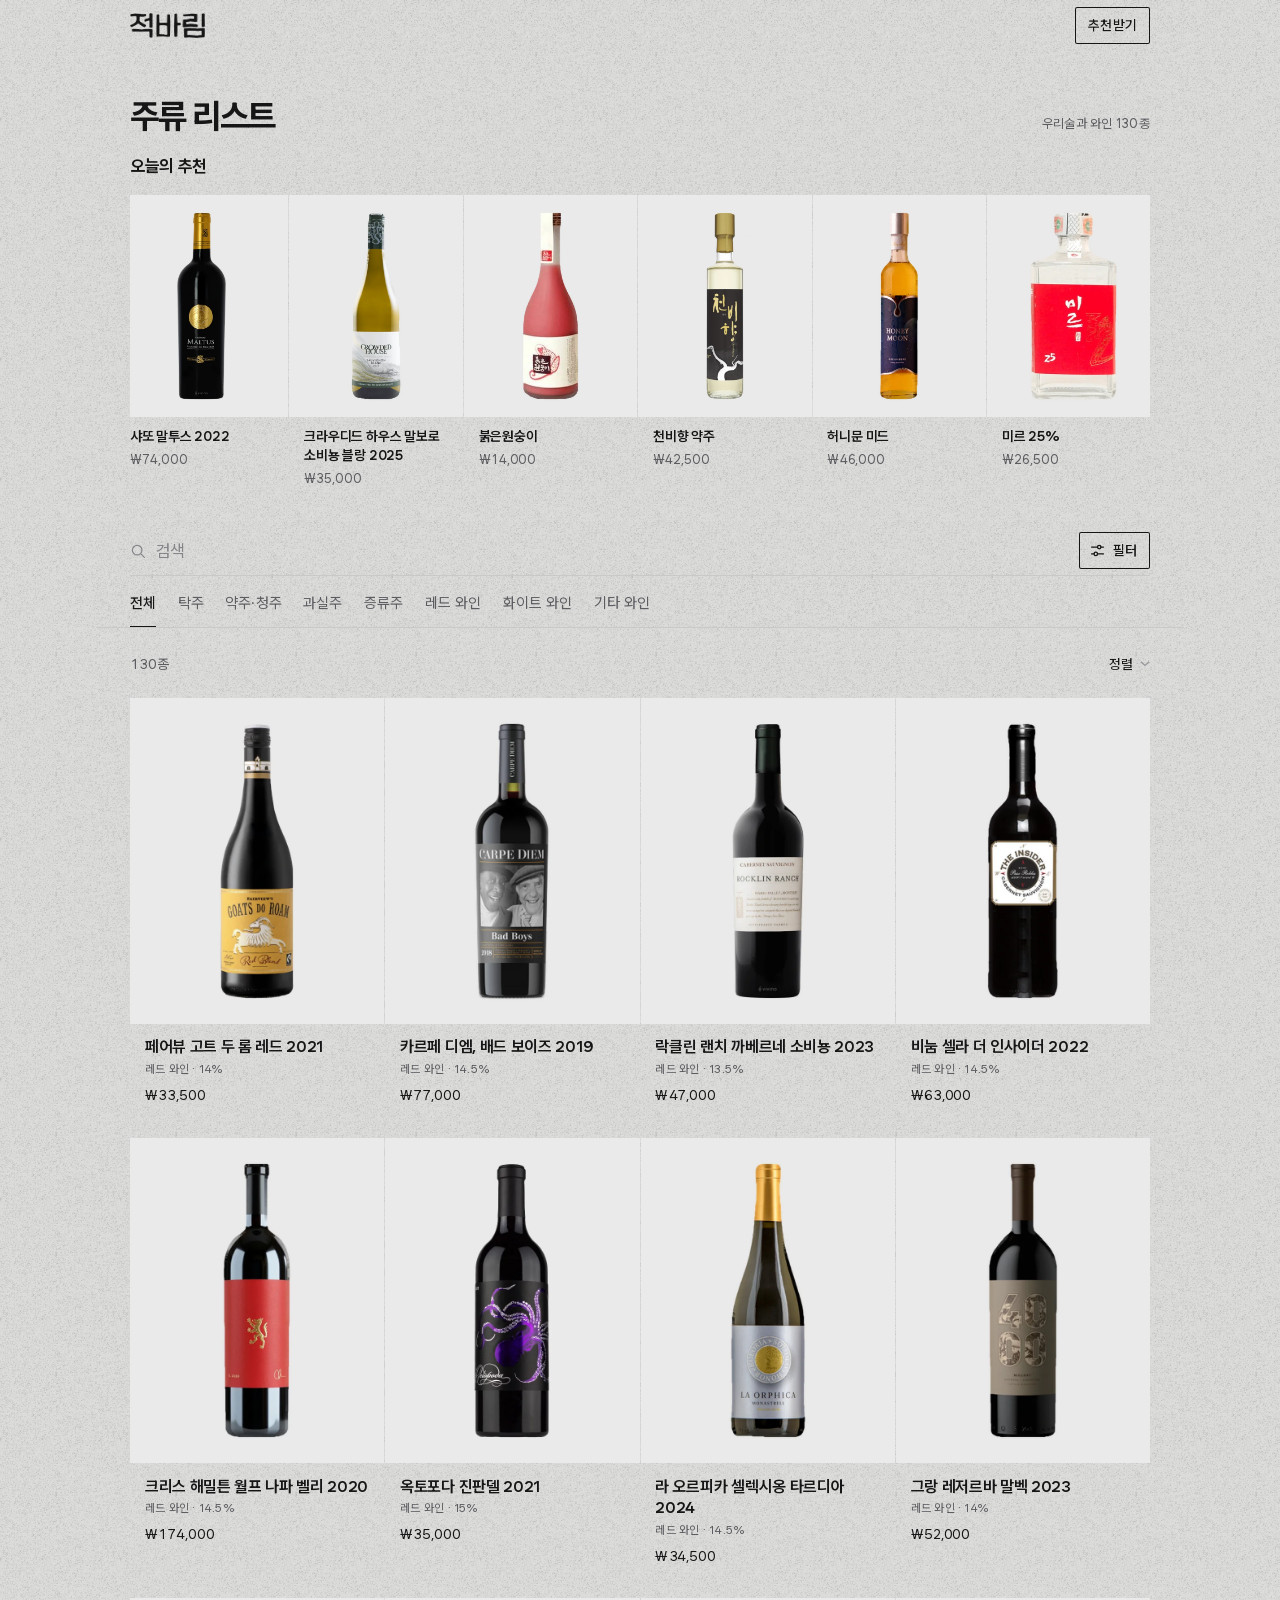
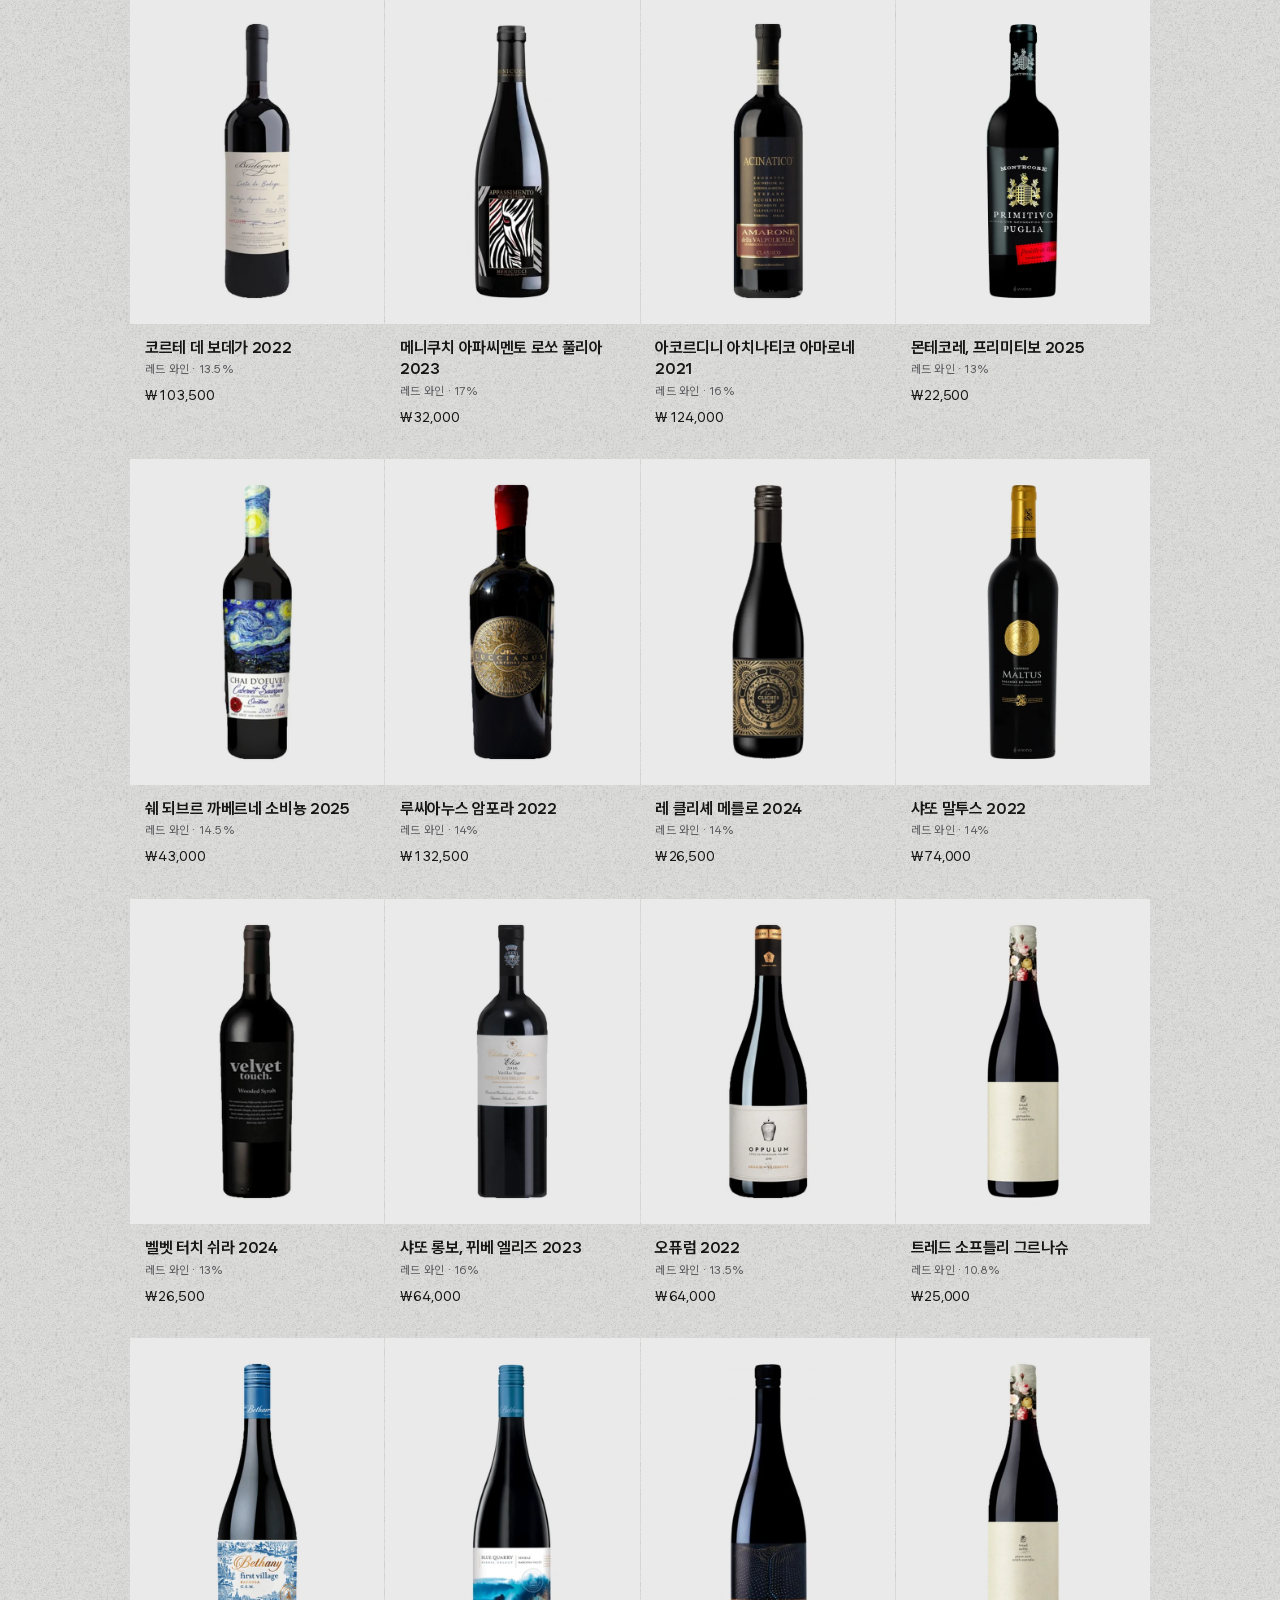
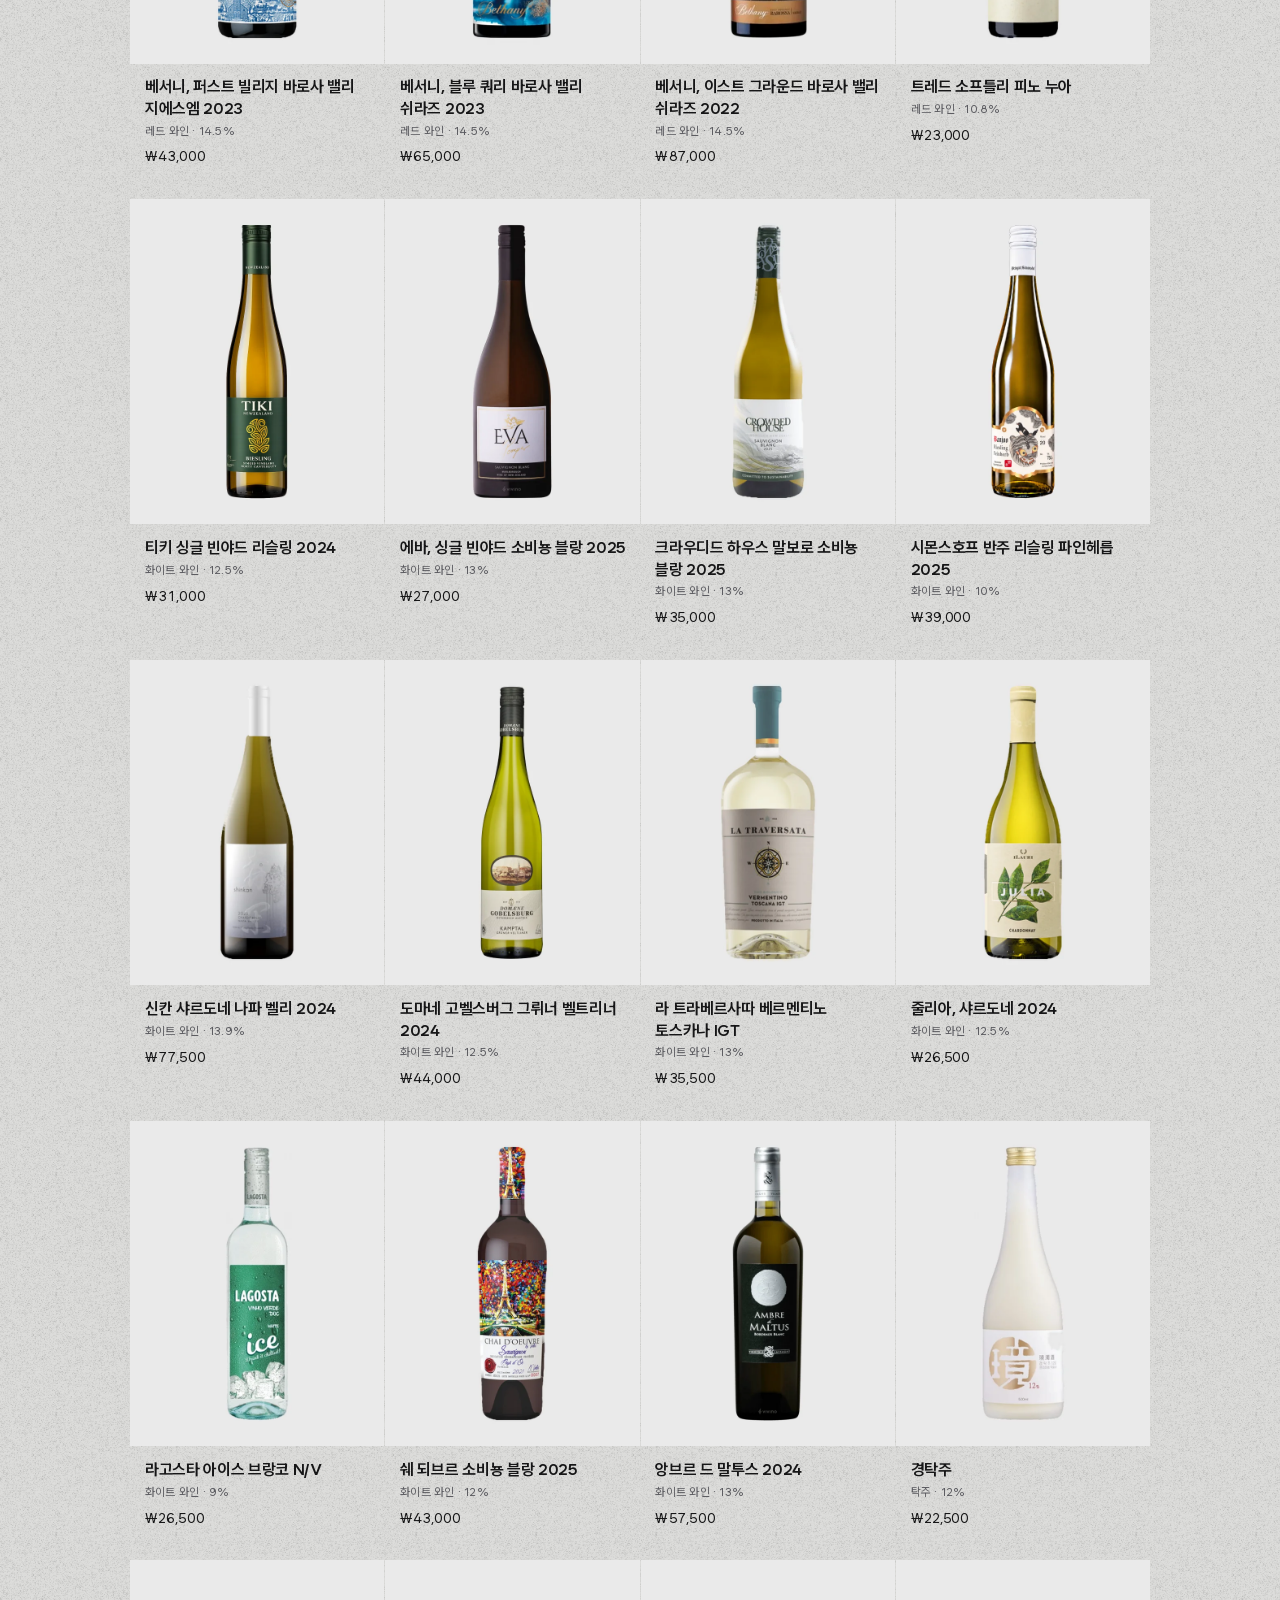
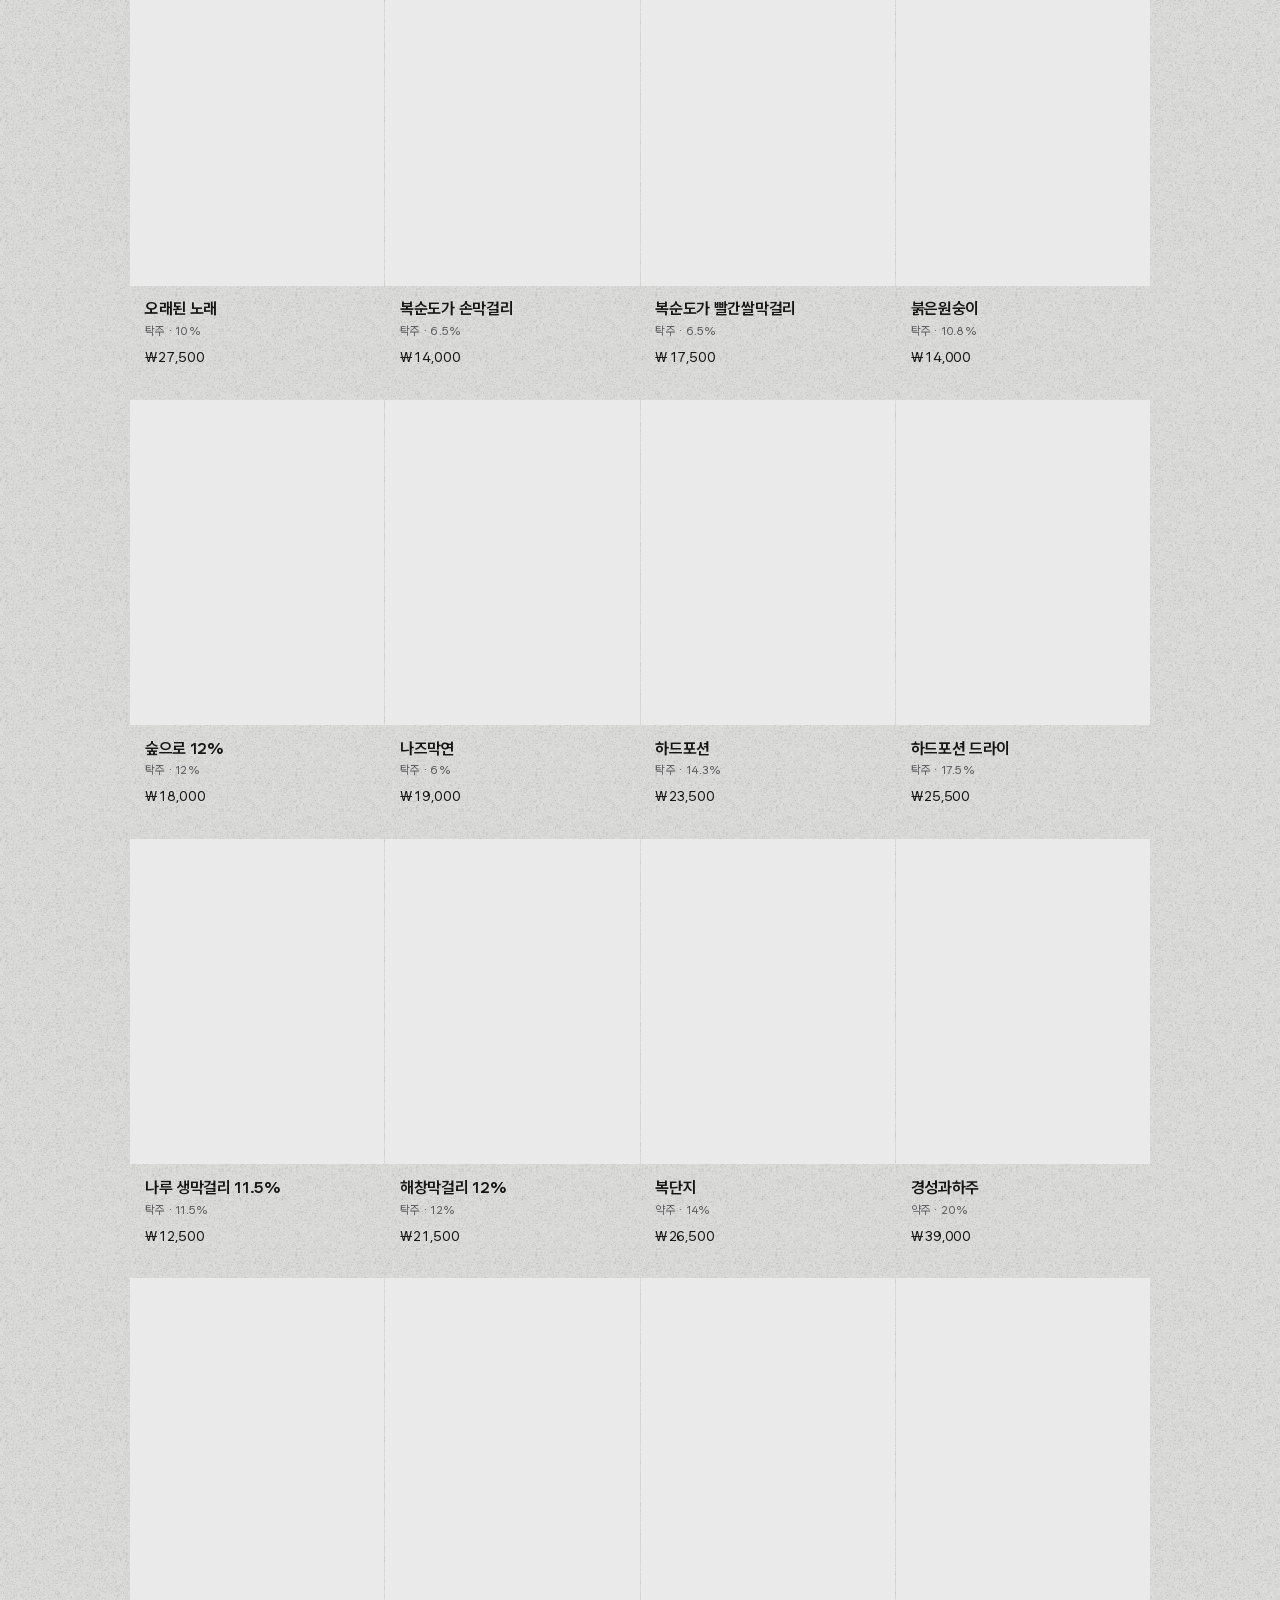
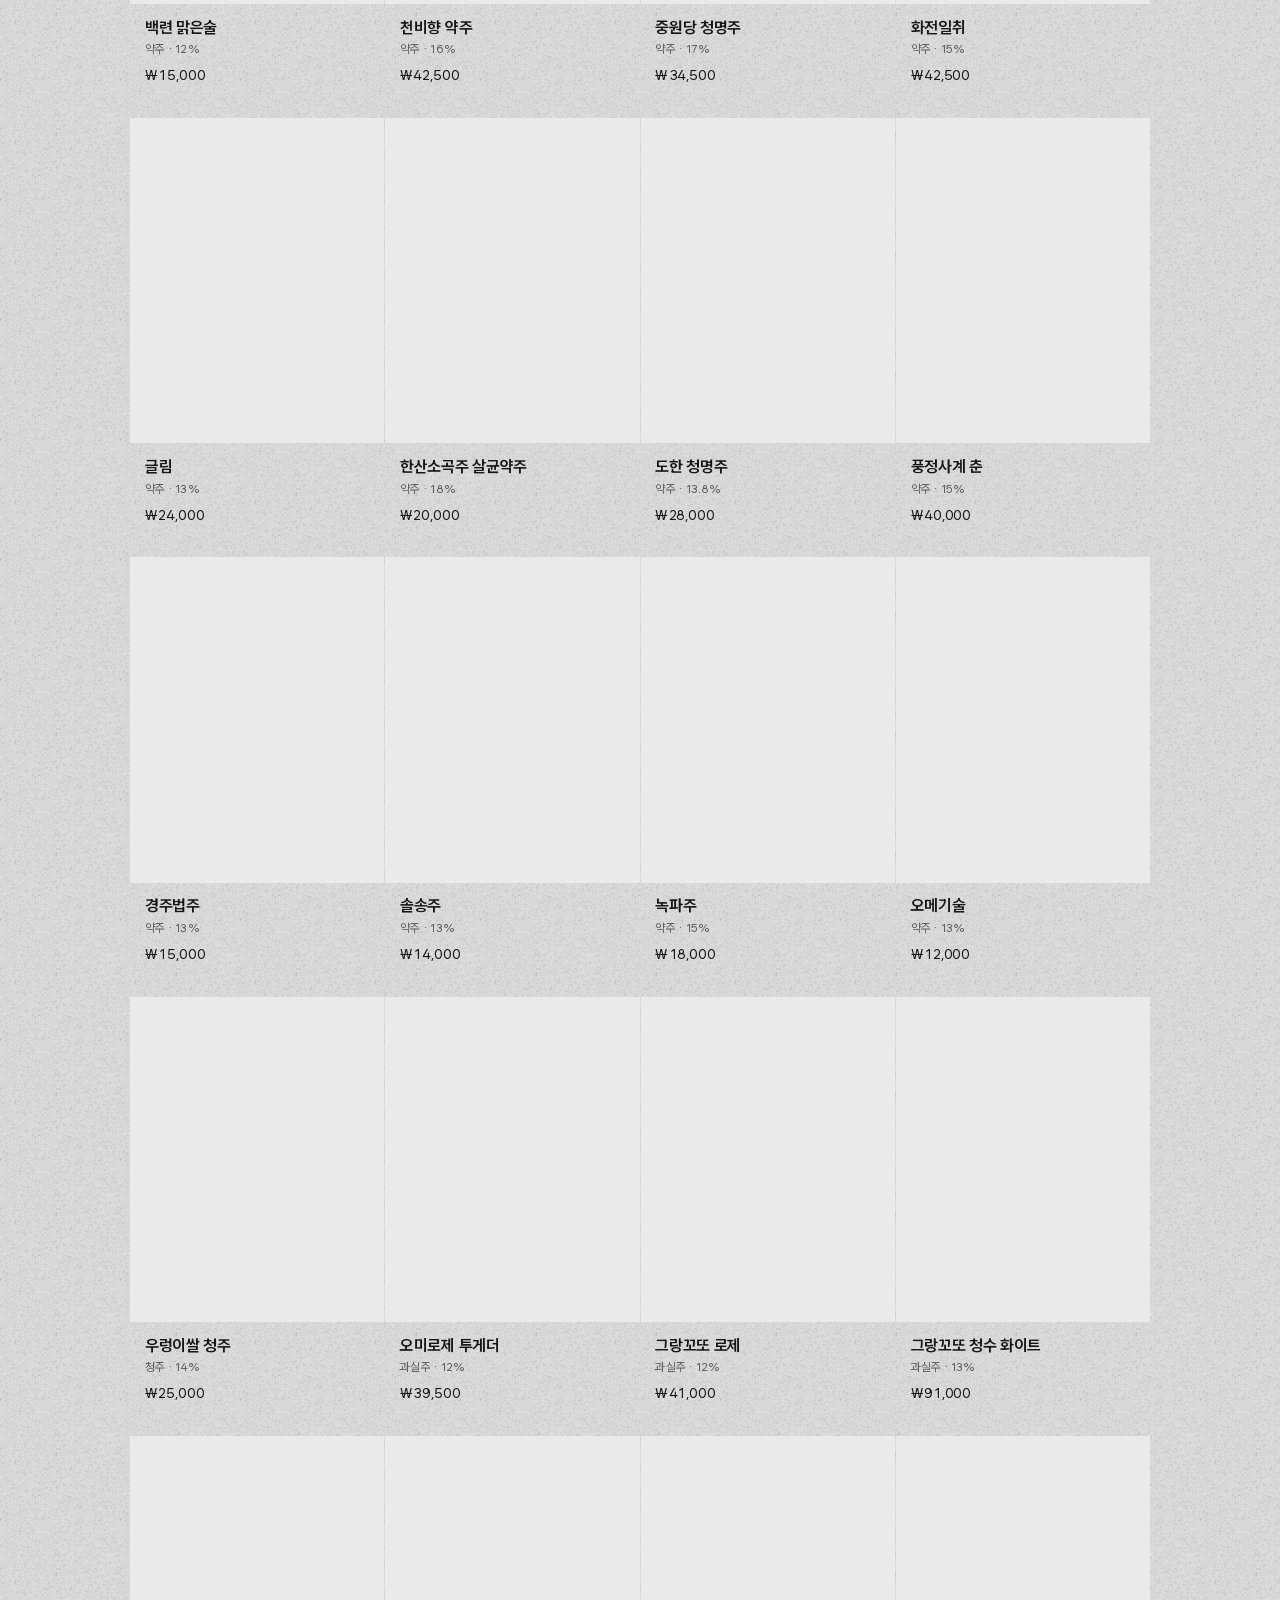
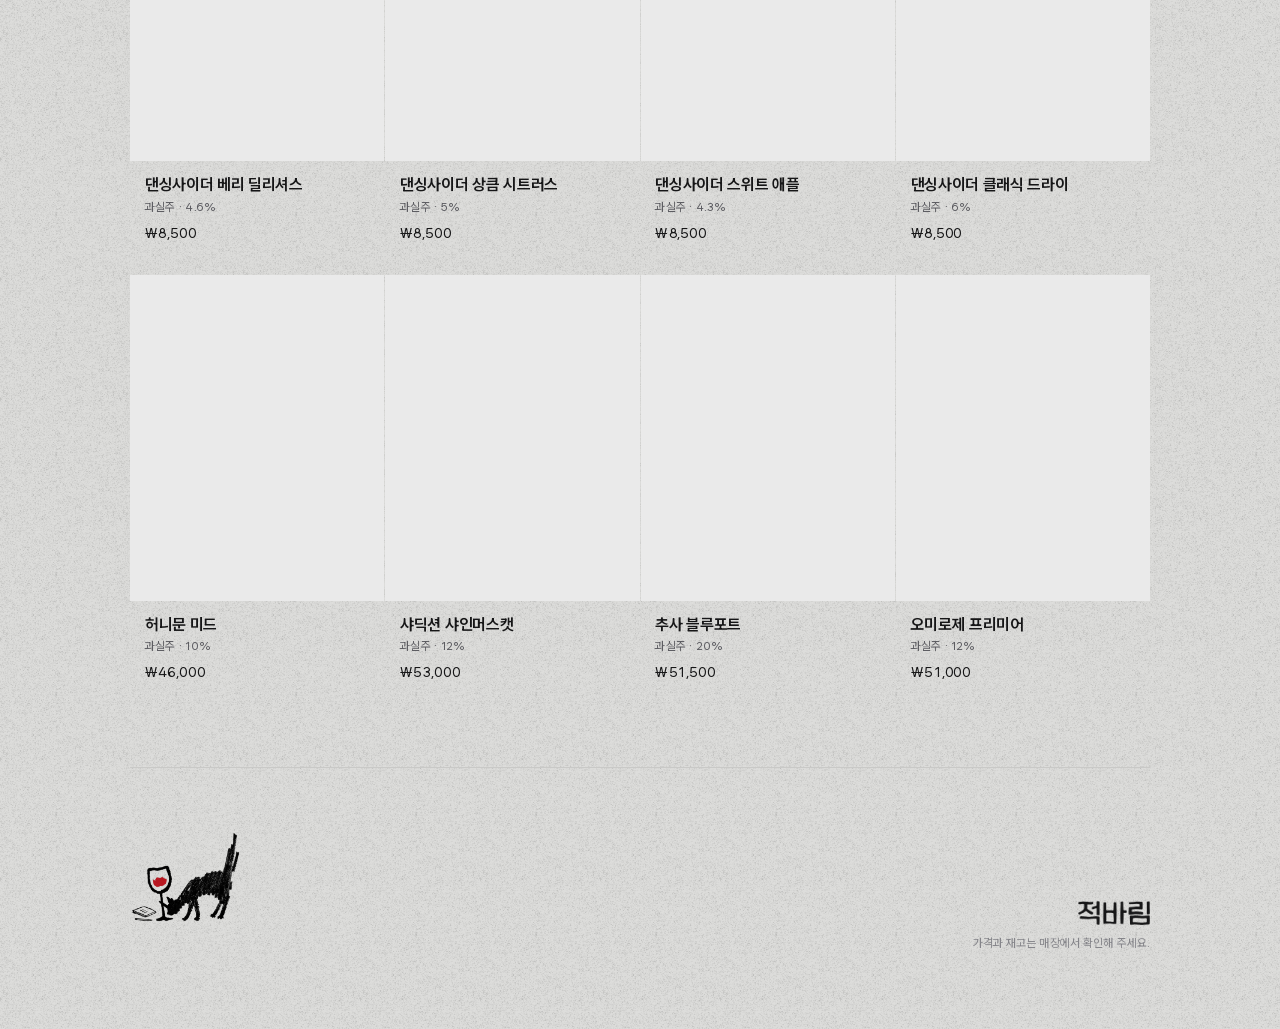
<file: public/index.html>
<!doctype html><html lang="ko"><head><meta charset="utf-8"><meta name="viewport" content="width=device-width,initial-scale=1,viewport-fit=cover"><meta name="theme-color" content="#dcdcda" media="(prefers-color-scheme: light)"><meta name="theme-color" content="#18181a" media="(prefers-color-scheme: dark)"><meta name="color-scheme" content="light dark"><style>html{background:#dcdcda}@media(prefers-color-scheme:dark){html{background:#18181a}}</style><title>적바림 — 주류 리스트</title><meta name="description" content="적바림의 우리술과 와인을 주종, 가격, 맛과 향으로 찾아보세요."><meta property="og:type" content="website"><meta property="og:site_name" content="적바림"><meta property="og:url" content="https://rapid-king-0272.jhpyeon1.workers.dev/"><meta property="og:title" content="적바림 — 주류 리스트"><meta property="og:description" content="적바림의 우리술과 와인을 주종, 가격, 맛과 향으로 찾아보세요."><meta property="og:image" content="https://rapid-king-0272.jhpyeon1.workers.dev/assets/og.png?v=2"><meta property="og:image:width" content="1200"><meta property="og:image:height" content="630"><meta name="twitter:card" content="summary_large_image"><link rel="icon" type="image/svg+xml" href="data:image/svg+xml,%3Csvg xmlns='http://www.w3.org/2000/svg' viewBox='0 0 32 32'%3E%3Crect width='32' height='32' fill='%23000'/%3E%3Ctext x='16' y='23' text-anchor='middle' font-size='20' font-weight='900' fill='%23f4f3ef'%3E적%3C/text%3E%3C/svg%3E"><link rel="preload" as="font" href="assets/WantedSansVariable.woff2" type="font/woff2" crossorigin><script src="performance.js?v=perf-1"></script><script>/* 매장 TV 브라우저는 가벼운 화면으로 보낸다 */if(/web[o0]s|netcast|smart[ -]?tv|lg browser/i.test(navigator.userAgent||'')&&!/[?&]render=full/.test(location.search))location.replace('kiosk/'+location.search+location.hash);</script><link rel="stylesheet" href="ui.css?v=v5-20261121-4"><script defer src="config.js?v=v5-20261121-4"></script><script defer src="db.js?v=v5-20261121-4"></script><script defer src="spots.js?v=v5-20261121-4"></script><script defer src="catalog.js?v=v5-20261121-4"></script><script defer src="list.js?v=v5-20261121-4"></script><script defer src="personality.js?v=v5-20261121-4"></script><script defer src="result-card.js?v=v5-20261121-4"></script><script defer src="app.js?v=v5-20261121-4"></script></head><body><div id="app"></div><dialog id="dialog"></dialog><dialog id="idle-dialog" class="idle-dialog" aria-labelledby="idle-title" aria-describedby="idle-message"><p class="eyebrow">잠시 쉬고 계신가요?</p><h2 id="idle-title">계속 살펴보실래요?</h2><p id="idle-message"><strong id="idle-seconds" role="timer">10</strong>초 뒤 처음 화면으로 돌아갑니다.</p><button class="primary" id="idle-continue">계속 보기</button><button class="outline-button" id="idle-home">처음으로 돌아가기</button></dialog><div id="toast" role="status" aria-live="polite"></div><noscript>자바스크립트를 켜 주세요.</noscript></body></html>
</file>
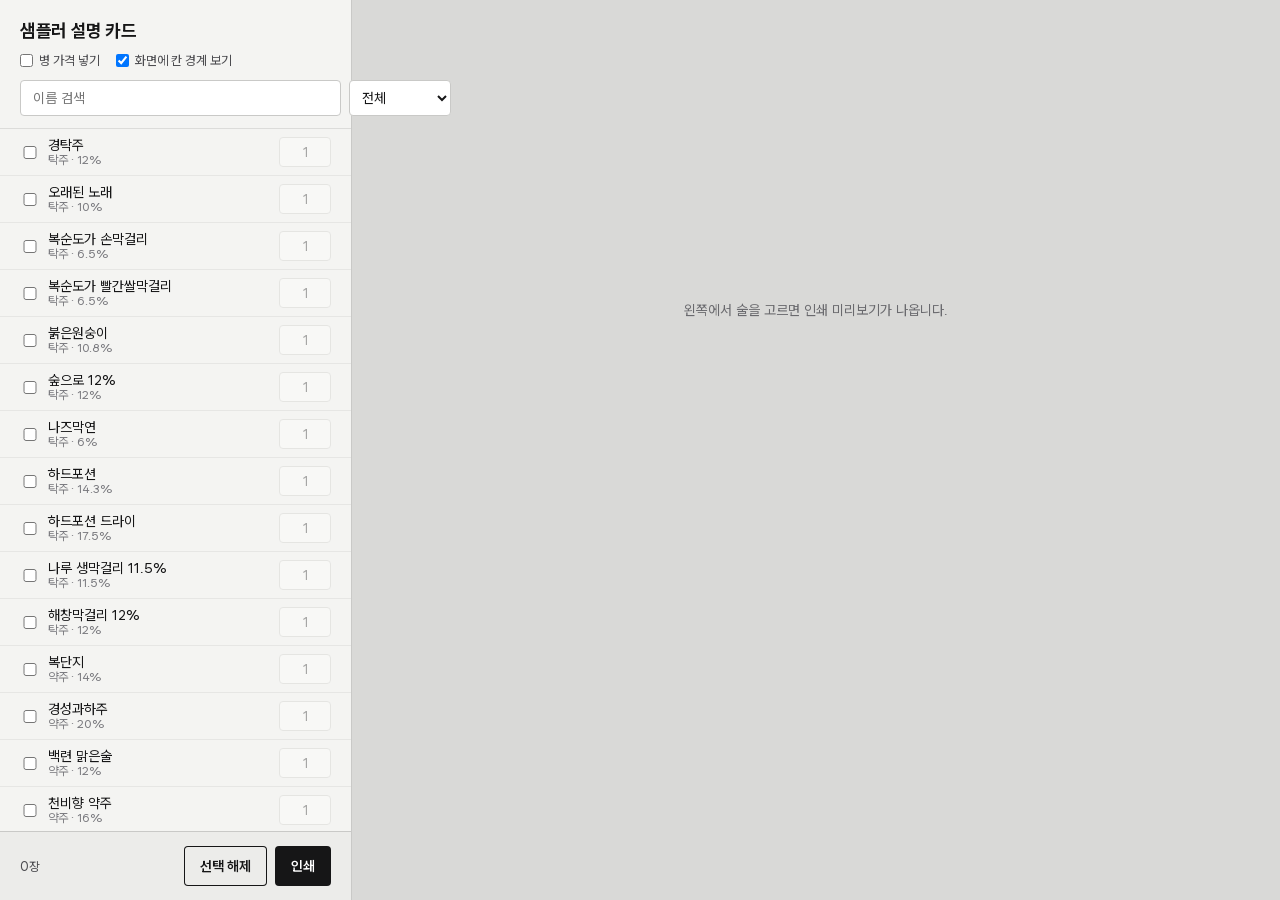
<file: public/cards/index.html>
<!doctype html>
<html lang="ko">
<head>
<meta charset="utf-8">
<meta name="viewport" content="width=device-width,initial-scale=1">
<meta name="robots" content="noindex">
<title>적바림 — 샘플러 설명 카드</title>
<link rel="preload" as="font" href="../assets/WantedSansVariable.woff2" type="font/woff2" crossorigin>
<style>
@font-face{font-family:'Wanted Sans';src:url('../assets/WantedSansVariable.woff2') format('woff2');font-weight:100 900;font-display:block}
*{box-sizing:border-box;margin:0;padding:0}
html{background:#d9d9d7;color:#161617;font-family:'Wanted Sans',system-ui,sans-serif;-webkit-print-color-adjust:exact;print-color-adjust:exact}
button,input,select{font:inherit;color:inherit}

/* ───── 화면: 고르는 곳 ───── */
.ui{position:fixed;left:0;top:0;bottom:0;width:22rem;display:flex;flex-direction:column;background:#f4f4f2;border-right:1px solid #c9c9c7;font-size:14px}
.ui header{padding:1.25rem 1.25rem .75rem}
.ui h1{font-size:1.125rem;font-weight:650;letter-spacing:-.02em}
.ui .opts{display:flex;flex-wrap:wrap;gap:.5rem 1rem;padding:0 1.25rem .75rem;font-size:13px;color:#4c4c50}
.ui .opts label{display:flex;align-items:center;gap:.375rem;cursor:pointer}
.ui .find{display:flex;gap:.5rem;padding:0 1.25rem .75rem}
.ui .find input{flex:1;height:2.25rem;padding:0 .75rem;border:1px solid #c9c9c7;border-radius:.25rem;background:#fff}
.ui .find select{height:2.25rem;padding:0 .5rem;border:1px solid #c9c9c7;border-radius:.25rem;background:#fff}
.ui ul{flex:1;overflow:auto;list-style:none;border-top:1px solid #dcdcda}
.ui li{display:grid;grid-template-columns:1.25rem minmax(0,1fr) 3.25rem;align-items:center;gap:.5rem;padding:.5rem 1.25rem;border-bottom:1px solid #e6e6e4;cursor:pointer}
.ui li.on{background:#fff}
.ui li small{display:block;color:#7a7a7f;font-size:12px}
.ui li input[type=number]{width:3.25rem;height:1.875rem;padding:0 .375rem;border:1px solid #c9c9c7;border-radius:.25rem;background:#fff;text-align:right}
.ui li input[type=number]:disabled{opacity:.35}
.ui footer{padding:.875rem 1.25rem;border-top:1px solid #c9c9c7;display:flex;align-items:center;justify-content:space-between;gap:.75rem;background:#ececea}
.ui footer p{font-size:13px;color:#4c4c50}
.ui footer .row{display:flex;gap:.5rem}
.btn{height:2.5rem;padding:0 1rem;border:0;border-radius:.25rem;background:#161617;color:#fff;font-weight:600;cursor:pointer}
.btn-line{background:none;color:#161617;box-shadow:inset 0 0 0 1px #161617}
.note{padding:.5rem 1.25rem;font-size:12px;color:#a2262e}
.preview{margin-left:22rem;padding:2rem 0 4rem;display:flex;flex-direction:column;align-items:center;gap:1.5rem}
.empty{margin-top:30vh;color:#6a6a6e;font-size:14px}

/* ───── 인쇄물: A4 한 장에 66×92mm 카드 9장 ───── */
.sheet{position:relative;width:210mm;height:297mm;background:#fff;box-shadow:0 1px 4px rgba(0,0,0,.18);overflow:hidden}
.mark{position:absolute;background:#000}
.mark.h{height:.15mm;width:4mm}
.mark.v{width:.15mm;height:4mm}
.card{position:absolute;width:66mm;height:92mm;padding:5.2mm 5mm 4.4mm;display:flex;flex-direction:column;overflow:hidden}
.guides .card{outline:.1mm dashed #cfcfcf;outline-offset:-.05mm}
.k-meta{font-size:7pt;line-height:1.3;color:#5c5c61;letter-spacing:.01em;font-variant-numeric:tabular-nums}
.k-name{margin-top:1.1mm;font-size:13pt;font-weight:650;line-height:1.24;letter-spacing:-.025em;word-break:keep-all;overflow-wrap:anywhere}
.k-orig{margin-top:.6mm;font-size:7pt;line-height:1.3;color:#5c5c61}
.k-who{margin-top:.6mm;font-size:7pt;line-height:1.35;color:#5c5c61;word-break:keep-all}
.k-aroma{margin-top:2.6mm;padding-top:2.4mm;border-top:.2mm solid #161617;font-size:8.5pt;font-weight:600;line-height:1.35;letter-spacing:-.01em;color:#a2262e;word-break:keep-all}
.k-desc{margin-top:1.4mm;flex:1 1 auto;min-height:0;overflow:hidden;font-size:8pt;line-height:1.6;letter-spacing:-.01em;word-break:keep-all}
.k-foot{flex:0 0 auto;margin-top:2mm}
.k-scale{display:grid;grid-template-columns:1fr 1fr;column-gap:3.5mm;row-gap:1.1mm}
.k-scale p{display:flex;align-items:center;justify-content:space-between;font-size:7pt;line-height:1;color:#3a3a3e}
.k-dots{display:flex;gap:.7mm}
.k-dots i{width:1.8mm;height:1.8mm;border-radius:50%;box-shadow:inset 0 0 0 .18mm #9a9a9e}
.k-dots i.on{background:#161617;box-shadow:none}
.k-end{display:flex;align-items:flex-end;justify-content:space-between;margin-top:2.6mm}
.k-price{font-size:7.5pt;font-weight:600;font-variant-numeric:tabular-nums}
.k-logo{width:11mm;height:3.7mm;margin-left:auto;background:url('../assets/logo-ink.png') right center/contain no-repeat}
.card.short .k-desc{color:#161617}
.flag{position:absolute;right:1mm;top:1mm;padding:.4mm 1mm;border-radius:.6mm;background:#a2262e;color:#fff;font-size:5.5pt}

@page{size:A4;margin:0}
@media print{
  html{background:#fff}
  .ui,.flag{display:none!important}
  .preview{margin:0;padding:0;gap:0;display:block}
  .sheet{box-shadow:none;page-break-after:always;break-after:page}
  .sheet:last-child{page-break-after:auto;break-after:auto}
  .guides .card{outline:0}
}
</style>
</head>
<body>
<aside class="ui">
  <header><h1>샘플러 설명 카드</h1></header>
  <div class="opts">
    <label><input type="checkbox" id="opt-price"> 병 가격 넣기</label>
    <label><input type="checkbox" id="opt-guides" checked> 화면에 칸 경계 보기</label>
  </div>
  <div class="find"><input id="q" type="search" placeholder="이름 검색" autocomplete="off"><select id="g"></select></div>
  <ul id="list"></ul>
  <p class="note" id="note" hidden></p>
  <footer><p id="sum">0장</p><div class="row"><button class="btn btn-line" id="clear">선택 해제</button><button class="btn" id="print">인쇄</button></div></footer>
</aside>
<main class="preview" id="preview"></main>

<script src="../config.js"></script>
<script src="../db.js"></script>
<script src="../catalog.js"></script>
<script>
(function () {
  var C = window.JukbarimCatalog, KEY = 'jukbarim-cards-v1';
  var COLS = 3, ROWS = 3, W = 66, H = 92, X0 = (210 - COLS * W) / 2, Y0 = (297 - ROWS * H) / 2;
  var state = { pick: {}, price: false, guides: true };
  try { var s = JSON.parse(localStorage.getItem(KEY) || 'null'); if (s) state = Object.assign(state, s); } catch (e) {}
  function save() { try { localStorage.setItem(KEY, JSON.stringify(state)); } catch (e) {} }
  function esc(s) { return String(s == null ? '' : s).replace(/[&<>"]/g, function (c) { return { '&': '&amp;', '<': '&lt;', '>': '&gt;', '"': '&quot;' }[c]; }); }
  function money(n) { return '₩' + Number(n).toLocaleString('ko-KR'); }
  function byId(id) { var r = null; C.products.forEach(function (p) { if (p.id === id) r = p; }); return r; }
  var $ = function (id) { return document.getElementById(id); };

  /* ── 목록 ── */
  function paintGroups() {
    var g = $('g'), cur = g.value;
    g.innerHTML = '<option value="">전체</option>' + C.groups.filter(function (x) { return C.products.some(function (p) { return p.group === x; }); })
      .map(function (x) { return '<option' + (x === cur ? ' selected' : '') + '>' + esc(x) + '</option>'; }).join('');
  }
  function paintList() {
    var q = $('q').value.trim().toLowerCase().replace(/\s+/g, ''), g = $('g').value;
    var rows = C.products.filter(function (p) {
      if (g && p.group !== g) return false;
      return !q || (p.name + (p.original || '') + (p.maker || '')).toLowerCase().replace(/\s+/g, '').indexOf(q) >= 0;
    });
    rows.sort(function (a, b) { return (state.pick[b.id] ? 1 : 0) - (state.pick[a.id] ? 1 : 0) || C.groups.indexOf(a.group) - C.groups.indexOf(b.group) || a.order - b.order; });
    $('list').innerHTML = rows.map(function (p) {
      var n = state.pick[p.id] || 0;
      return '<li data-id="' + esc(p.id) + '" class="' + (n ? 'on' : '') + '"><input type="checkbox"' + (n ? ' checked' : '') + ' tabindex="-1"><span>' + esc(p.name) +
        '<small>' + esc([p.cat, p.abv !== null ? p.abv + '%' : ''].filter(Boolean).join(' · ')) + '</small></span>' +
        '<input type="number" min="1" max="27" value="' + (n || 1) + '"' + (n ? '' : ' disabled') + ' aria-label="장수"></li>';
    }).join('');
  }
  $('list').addEventListener('click', function (e) {
    var li = e.target.closest('li'); if (!li || e.target.type === 'number') return;
    var id = li.dataset.id;
    if (state.pick[id]) delete state.pick[id]; else state.pick[id] = 1;
    save(); paintList(); paintSheets();
  });
  $('list').addEventListener('input', function (e) {
    if (e.target.type !== 'number') return;
    var id = e.target.closest('li').dataset.id, v = Math.max(1, Math.min(27, parseInt(e.target.value, 10) || 1));
    state.pick[id] = v; save(); paintSheets();
  });
  $('q').addEventListener('input', paintList);
  $('g').addEventListener('change', paintList);
  $('opt-price').checked = state.price; $('opt-guides').checked = state.guides;
  $('opt-price').onchange = function () { state.price = this.checked; save(); paintSheets(); };
  $('opt-guides').onchange = function () { state.guides = this.checked; save(); paintSheets(); };
  $('clear').onclick = function () { state.pick = {}; save(); paintList(); paintSheets(); };
  $('print').onclick = function () { window.print(); };

  /* ── 카드 ── */
  function dots(v) { var s = ''; for (var i = 0; i < 5; i++) s += '<i' + (i < v ? ' class="on"' : '') + '></i>'; return s; }
  function card(p, x, y) {
    var meta = [p.cat, p.abv !== null ? p.abv + '%' : '', p.vol !== null ? p.vol + 'ml' : ''].filter(Boolean).join(' · ');
    var who = p.maker || [p.grape, p.country].filter(Boolean).join(' · ');
    return '<article class="card" data-id="' + esc(p.id) + '" style="left:' + x + 'mm;top:' + y + 'mm">' +
      '<p class="k-meta">' + esc(meta) + '</p>' +
      '<h2 class="k-name">' + esc(p.name) + '</h2>' +
      (p.original ? '<p class="k-orig" lang="en">' + esc(p.original) + '</p>' : '') +
      (who ? '<p class="k-who">' + esc(who) + '</p>' : '') +
      (p.aroma && p.aroma.length ? '<p class="k-aroma">' + esc(p.aroma.join(' · ')) + '</p>' : '<p class="k-aroma" style="color:transparent">-</p>') +
      '<p class="k-desc">' + esc(p.long || p.short || '') + '</p>' +
      '<div class="k-foot">' +
        (p.scale && p.scale.length ? '<div class="k-scale">' + p.scale.map(function (s) { return '<p><span>' + esc(s.label) + '</span><span class="k-dots">' + dots(s.value) + '</span></p>'; }).join('') + '</div>' : '') +
        '<div class="k-end">' + (state.price && !p.soldOut ? '<span class="k-price">' + money(p.price) + '</span>' : '') + '<span class="k-logo" role="img" aria-label="적바림"></span></div>' +
      '</div></article>';
  }
  function marks() {
    var s = '', i, L = 4, gap = 1.5;
    for (i = 0; i <= COLS; i++) {
      var x = X0 + i * W;
      s += '<i class="mark v" style="left:' + (x - .075) + 'mm;top:' + (Y0 - gap - L) + 'mm"></i><i class="mark v" style="left:' + (x - .075) + 'mm;top:' + (Y0 + ROWS * H + gap) + 'mm"></i>';
    }
    for (i = 0; i <= ROWS; i++) {
      var y = Y0 + i * H;
      s += '<i class="mark h" style="top:' + (y - .075) + 'mm;left:' + (X0 - gap - L) + 'mm"></i><i class="mark h" style="top:' + (y - .075) + 'mm;left:' + (X0 + COLS * W + gap) + 'mm"></i>';
    }
    return s;
  }
  /* 설명이 칸을 넘치면: 글자를 조금 줄이고, 그래도 넘치면 짧은 설명으로 바꾼다 */
  function fit(el) {
    var d = el.querySelector('.k-desc'), p = byId(el.dataset.id);
    function over() { return d.scrollHeight > d.clientHeight + 1; }
    if (!over()) return '';
    d.style.fontSize = '7.5pt'; d.style.lineHeight = '1.55';
    if (!over()) return '';
    if (p && p.short && p.short !== d.textContent) { d.style.fontSize = ''; d.style.lineHeight = ''; d.textContent = p.short; el.classList.add('short'); if (!over()) return 'short'; }
    return 'cut';
  }
  function paintSheets() {
    var items = [];
    C.products.forEach(function (p) { var n = state.pick[p.id] || 0; for (var i = 0; i < n; i++) items.push(p); });
    var per = COLS * ROWS, pages = Math.ceil(items.length / per);
    $('sum').textContent = items.length ? items.length + '장 · A4 ' + pages + '페이지' : '0장';
    if (!items.length) { $('preview').innerHTML = '<p class="empty">왼쪽에서 술을 고르면 인쇄 미리보기가 나옵니다.</p>'; $('note').hidden = true; return; }
    var html = '';
    for (var pg = 0; pg < pages; pg++) {
      html += '<section class="sheet' + (state.guides ? ' guides' : '') + '">' + marks();
      items.slice(pg * per, pg * per + per).forEach(function (p, i) {
        html += card(p, X0 + (i % COLS) * W, Y0 + Math.floor(i / COLS) * H);
      });
      html += '</section>';
    }
    $('preview').innerHTML = html;
    var shorts = [], cuts = [];
    document.fonts.ready.then(function () {
      $('preview').querySelectorAll('.card').forEach(function (el) {
        var r = fit(el), name = el.querySelector('.k-name').textContent;
        if (r === 'short' && shorts.indexOf(name) < 0) shorts.push(name);
        if (r === 'cut' && cuts.indexOf(name) < 0) { cuts.push(name); el.insertAdjacentHTML('beforeend', '<span class="flag">설명 넘침</span>'); }
      });
      var msg = [];
      if (shorts.length) msg.push('짧은 설명으로 들어간 카드: ' + shorts.join(', '));
      if (cuts.length) msg.push('짧은 설명도 넘치는 카드: ' + cuts.join(', '));
      $('note').textContent = msg.join(' / '); $('note').hidden = !msg.length;
    });
  }
  paintGroups(); paintList(); paintSheets();
  C.onChange(function () { paintGroups(); paintList(); paintSheets(); });
})();
</script>
</body>
</html>
</file>
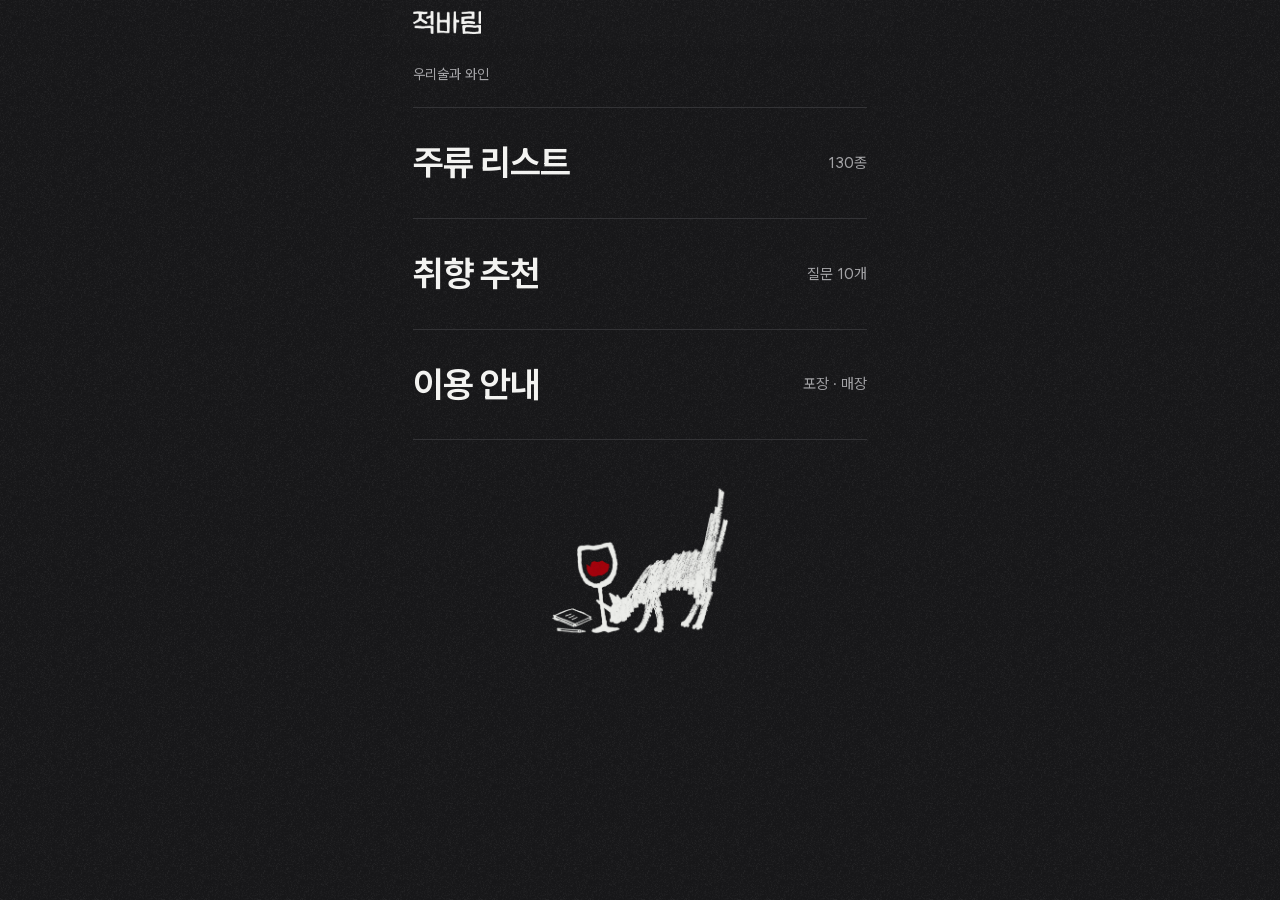
<file: public/kiosk/index.html>
<!doctype html><html lang="ko" class="is-kiosk"><head><meta charset="utf-8"><meta name="viewport" content="width=device-width,initial-scale=1,viewport-fit=cover"><meta name="theme-color" content="#18181a"><meta name="color-scheme" content="dark"><style>html{background:#18181a}</style><title>적바림 — 매장 화면</title><meta name="robots" content="noindex"><link rel="icon" type="image/svg+xml" href="data:image/svg+xml,%3Csvg xmlns='http://www.w3.org/2000/svg' viewBox='0 0 32 32'%3E%3Crect width='32' height='32' fill='%23000'/%3E%3Ctext x='16' y='23' text-anchor='middle' font-size='20' font-weight='900' fill='%23f4f3ef'%3E적%3C/text%3E%3C/svg%3E"><link rel="preload" as="font" href="../assets/WantedSansVariable.woff2" type="font/woff2" crossorigin><script src="../performance.js?v=perf-1"></script><script>/* 매장 화면은 항상 가벼운 연출 */window.JUKBARIM_KIOSK=true;if(!/[?&]render=full/.test(location.search)){window.JUKBARIM_LITE=true;document.documentElement.setAttribute('data-render','lite');}</script><link rel="stylesheet" href="../ui.css?v=v5-20261121-4"><script defer src="../config.js?v=v5-20261121-4"></script><script defer src="../db.js?v=v5-20261121-4"></script><script defer src="../spots.js?v=v5-20261121-4"></script><script defer src="../catalog.js?v=v5-20261121-4"></script><script defer src="../list.js?v=v5-20261121-4"></script><script defer src="../personality.js?v=v5-20261121-4"></script><script defer src="../result-card.js?v=v5-20261121-4"></script><script defer src="../app.js?v=v5-20261121-4"></script></head><body><div id="app"></div><dialog id="dialog"></dialog><dialog id="idle-dialog" class="idle-dialog" aria-labelledby="idle-title" aria-describedby="idle-message"><p class="eyebrow">잠시 쉬고 계신가요?</p><h2 id="idle-title">계속 살펴보실래요?</h2><p id="idle-message"><strong id="idle-seconds" role="timer">10</strong>초 뒤 처음 화면으로 돌아갑니다.</p><button class="primary" id="idle-continue">계속 보기</button><button class="outline-button" id="idle-home">처음으로 돌아가기</button></dialog><div id="toast" role="status" aria-live="polite"></div><noscript>자바스크립트를 켜 주세요.</noscript></body></html>
</file>
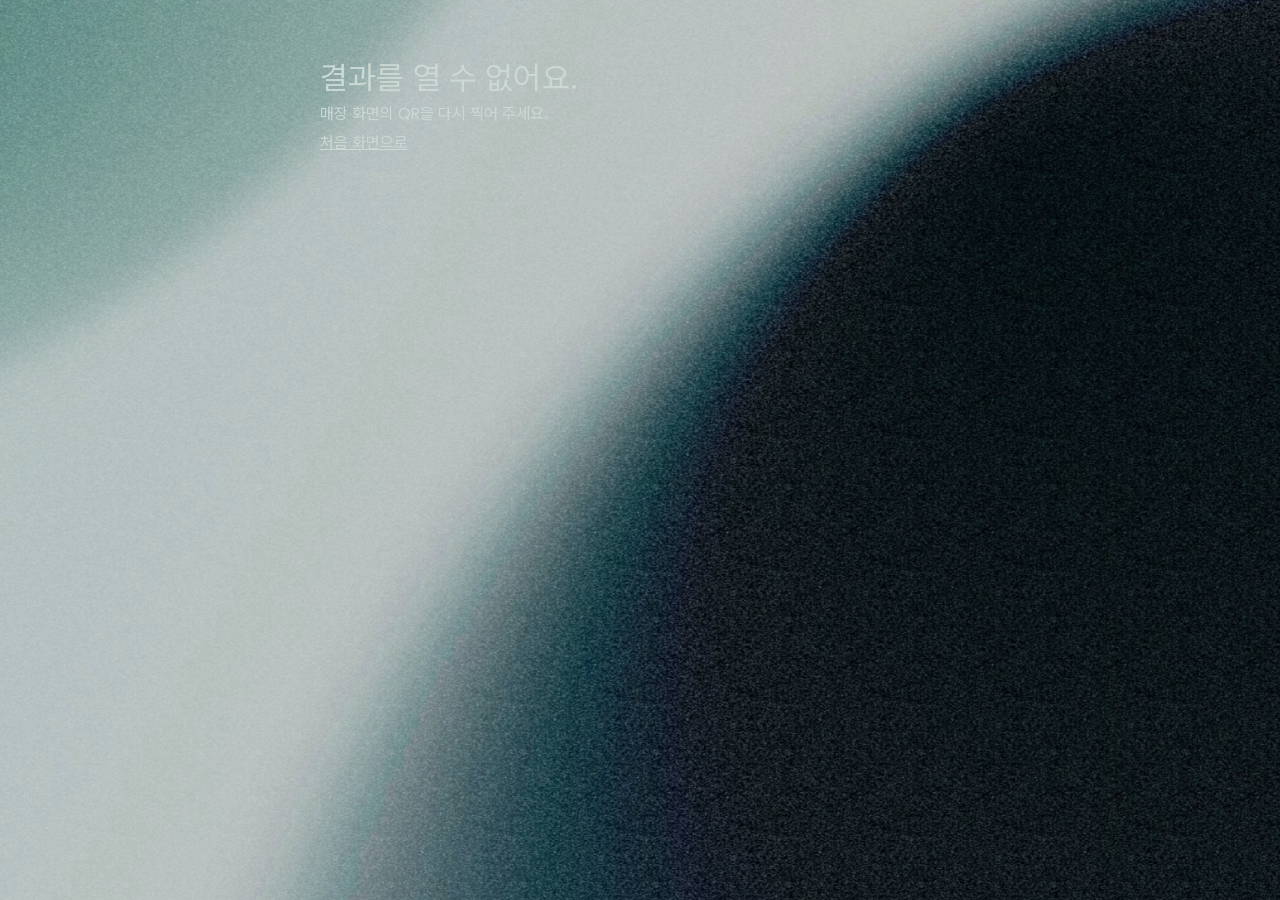
<file: public/r/20260915-r1/index.html>
<!doctype html><html lang="ko"><head><meta charset="utf-8"><meta name="viewport" content="width=device-width,initial-scale=1,viewport-fit=cover"><meta name="theme-color" content="#0b2427"><title>적바림 — 내 취향 결과</title><meta name="robots" content="noindex"><meta name="description" content="몇 가지 질문으로 취향에 맞는 술을 찾아보세요."><link rel="icon" type="image/svg+xml" href="data:image/svg+xml,%3Csvg xmlns='http://www.w3.org/2000/svg' viewBox='0 0 32 32'%3E%3Crect width='32' height='32' fill='%230b2427'/%3E%3Ctext x='16' y='23' text-anchor='middle' font-size='22' fill='%23ecefe6'%3E적%3C/text%3E%3C/svg%3E"><link rel="preload" as="image" href="../../assets/grain-painting.jpg"><link rel="preload" as="font" href="../../assets/WantedSansVariable.woff2" type="font/woff2" crossorigin><script src="../../performance.js?v=perf-1"></script><link rel="stylesheet" href="../../style.css?v=results-20261002-1"><link rel="stylesheet" href="../../performance.css?v=perf-1"><script>window.JUKBARIM_TAKEAWAY=true;</script><script defer src="data.js?v=catalog-20261120-5"></script><script defer src="personality.js"></script><script defer src="../../assets/qrcode.js"></script><script defer src="result-card.js"></script><script defer src="app.js?v=balance-20261116-1"></script><link rel="stylesheet" href="../../product-photos.css?v=results-20261002-1"><script defer src="../../product-photos.js?v=catalog-20261120-5"></script></head><body><div class="atmosphere" aria-hidden="true"><div class="painting"></div></div><div id="app"></div><dialog id="dialog"></dialog><dialog id="idle-dialog" class="idle-dialog" aria-labelledby="idle-title" aria-describedby="idle-message"><p class="eyebrow">잠시 쉬고 계신가요?</p><h2 id="idle-title">계속 살펴보실래요?</h2><p id="idle-message"><strong id="idle-seconds" role="timer">15</strong>초 뒤 처음 화면으로 돌아갑니다.</p><p class="idle-note">계속 보기를 누르면 지금 선택을 이어갈 수 있어요.</p><button class="primary" id="idle-continue">계속 보기</button><button class="outline-button" id="idle-home">처음으로 돌아가기</button></dialog><div id="toast" role="status" aria-live="polite"></div><noscript>취향 찾기를 이용하려면 자바스크립트를 켜 주세요.</noscript></body></html>
</file>
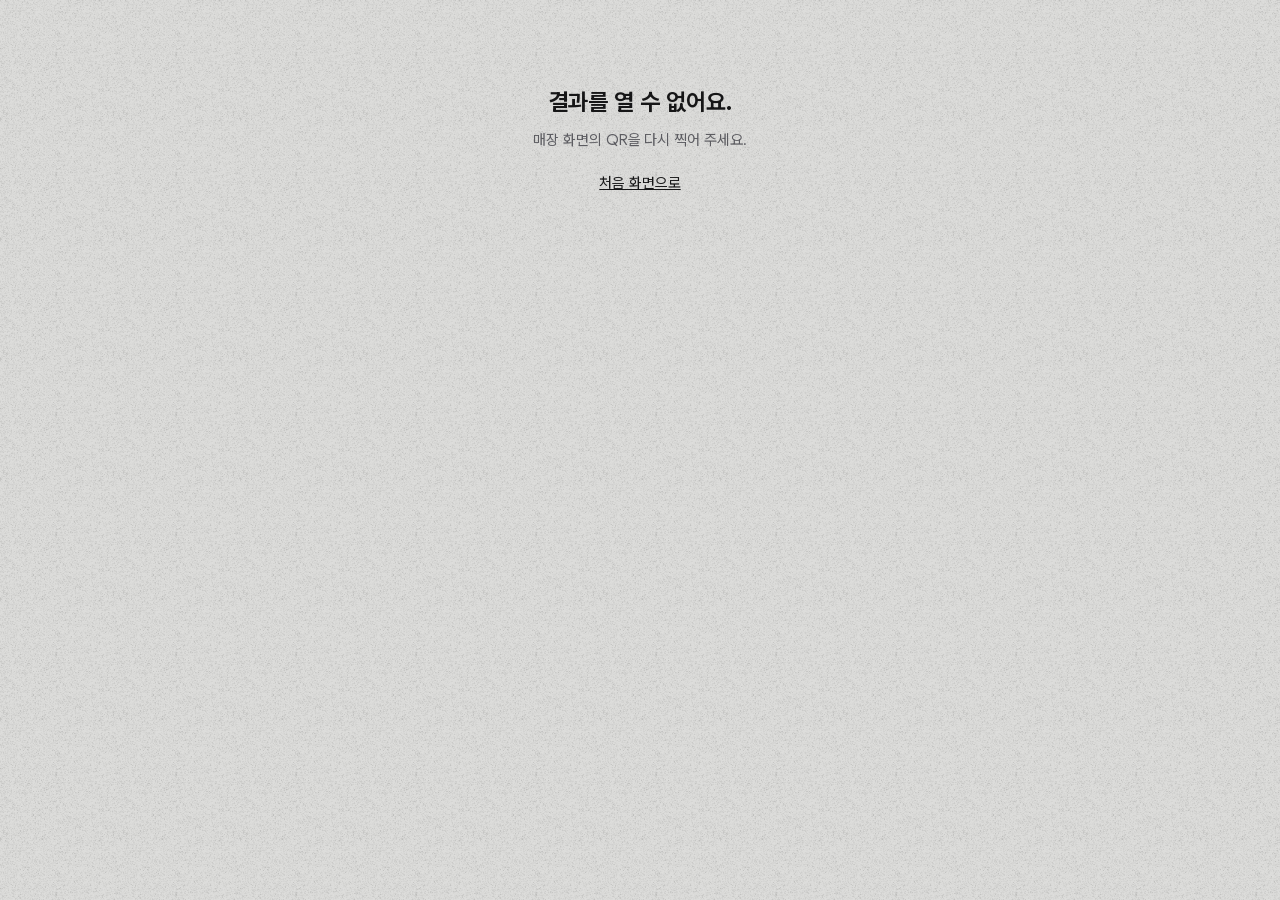
<file: public/r/20261120-r2/index.html>
<!doctype html><html lang="ko"><head><meta charset="utf-8"><meta name="viewport" content="width=device-width,initial-scale=1,viewport-fit=cover"><meta name="theme-color" content="#dcdcda" media="(prefers-color-scheme: light)"><meta name="theme-color" content="#18181a" media="(prefers-color-scheme: dark)"><meta name="color-scheme" content="light dark"><style>html{background:#dcdcda}@media(prefers-color-scheme:dark){html{background:#18181a}}</style><title>적바림 — 내 취향 결과</title><meta name="robots" content="noindex"><link rel="icon" type="image/svg+xml" href="data:image/svg+xml,%3Csvg xmlns='http://www.w3.org/2000/svg' viewBox='0 0 32 32'%3E%3Crect width='32' height='32' fill='%23000'/%3E%3Ctext x='16' y='23' text-anchor='middle' font-size='20' font-weight='900' fill='%23f4f3ef'%3E적%3C/text%3E%3C/svg%3E"><link rel="preload" as="font" href="../../assets/WantedSansVariable.woff2" type="font/woff2" crossorigin><script src="../../performance.js?v=perf-1"></script><script>window.JUKBARIM_TAKEAWAY=true;</script><link rel="stylesheet" href="../../ui.css?v=v5-20261121-4"><script defer src="../../config.js?v=v5-20261121-4"></script><script defer src="../../db.js?v=v5-20261121-4"></script><script defer src="../../spots.js?v=v5-20261121-4"></script><script defer src="../../catalog.js?v=v5-20261121-4"></script><script defer src="../../list.js?v=v5-20261121-4"></script><script defer src="../../personality.js?v=v5-20261121-4"></script><script defer src="../../assets/qrcode.js"></script><script defer src="../../result-card.js?v=v5-20261121-4"></script><script defer src="../../app.js?v=v5-20261121-4"></script></head><body><div id="app"></div><dialog id="dialog"></dialog><dialog id="idle-dialog" class="idle-dialog" aria-labelledby="idle-title" aria-describedby="idle-message"><p class="eyebrow">잠시 쉬고 계신가요?</p><h2 id="idle-title">계속 살펴보실래요?</h2><p id="idle-message"><strong id="idle-seconds" role="timer">10</strong>초 뒤 처음 화면으로 돌아갑니다.</p><button class="primary" id="idle-continue">계속 보기</button><button class="outline-button" id="idle-home">처음으로 돌아가기</button></dialog><div id="toast" role="status" aria-live="polite"></div><noscript>자바스크립트를 켜 주세요.</noscript></body></html>
</file>
<file: public/ui.css>
/* 적바림 — 조용한 진열.
   흰 바탕(어두운 환경에서는 검정), 옅은 회색 타일 위의 병, 작은 글자, 넓은 여백.
   색은 병 사진에만 있다. 단위는 rem: 휴대폰은 화면 폭에 맞추고 매장 화면은 1080px 기준 1rem = 32px.
   오래된 TV 브라우저를 위해 flex gap · aspect-ratio · inset · :is()는 쓰지 않는다. */
@font-face{font-family:'Wanted Sans';src:url('assets/WantedSansVariable.woff2') format('woff2');font-weight:400 1000;font-display:swap}

:root{--bg:#fff;--bg-veil:rgba(255,255,255,.82);--tile:#f5f5f7;--ink:#1d1d1f;--sub:#6e6e73;--faint:#98989d;--line:#e3e3e8;--on-ink:#fff;--sale:#b3261e;
  --ease:cubic-bezier(.32,.72,0,1);--pad:1.25rem}
@media(prefers-color-scheme:dark){:root{--bg:#1c1c1e;--bg-veil:rgba(28,28,30,.8);--tile:#2a2a2d;--ink:#f5f5f7;--sub:#a1a1a6;--faint:#77777c;--line:#38383b;--on-ink:#1c1c1e;--sale:#ff6961}}
html.is-kiosk{--bg:#1c1c1e;--bg-veil:#1c1c1e;--tile:#2a2a2d;--ink:#f5f5f7;--sub:#a1a1a6;--faint:#77777c;--line:#38383b;--on-ink:#1c1c1e;--sale:#ff6961}

*{box-sizing:border-box}
html{font-size:clamp(15px,4.1vw,17px);background:var(--bg);-webkit-text-size-adjust:100%}
html.is-kiosk{font-size:calc(min(100vw,56.25vh)/33.75)}
body{margin:0;background:var(--bg);color:var(--ink);font-family:'Wanted Sans',-apple-system,BlinkMacSystemFont,'Apple SD Gothic Neo','Malgun Gothic',sans-serif;font-weight:400;line-height:1.5;letter-spacing:-.005em;-webkit-font-smoothing:antialiased;-webkit-tap-highlight-color:transparent;overflow-x:hidden}
button,input,select{font:inherit;color:inherit;letter-spacing:inherit}
button{margin:0;padding:0;border:0;background:none;cursor:pointer;text-align:inherit}
h1,h2,h3,h4,p,dl,dd,ol,ul{margin:0}
ol,ul{padding:0;list-style:none}
img{display:block}
[hidden]{display:none!important}
:focus-visible{outline:2px solid var(--ink);outline-offset:3px}
.visually-hidden{position:absolute;width:1px;height:1px;margin:-1px;overflow:hidden;clip:rect(0 0 0 0);white-space:nowrap}

#app{position:relative;width:100%;max-width:34rem;min-height:100vh;min-height:100dvh;margin:0 auto;padding:0 var(--pad);display:flex;flex-direction:column}
html.is-kiosk #app{max-width:none;width:min(100vw,56.25vh);--pad:1.75rem}

/* ── 머리말 ── */
.top{position:sticky;top:0;z-index:20;display:flex;align-items:center;justify-content:space-between;height:3rem;margin:0 calc(var(--pad)*-1);padding:0 var(--pad);background:var(--bg);flex:0 0 auto}
.mark{font-size:.9375rem;font-weight:700;letter-spacing:.04em}
.nav{display:flex}
.nav button{min-height:2.75rem;margin-left:1.25rem;font-size:.8125rem;color:var(--sub)}
.nav button[aria-current=page]{color:var(--ink);font-weight:600}
.top-link{min-height:2.75rem;font-size:.8125rem;color:var(--sub)}
.top-note{font-size:.75rem;color:var(--faint)}

/* ── 공통 ── */
.btn{display:flex;align-items:center;justify-content:center;width:100%;min-height:3.125rem;padding:.625rem 1.25rem;border-radius:3rem;background:var(--ink);color:var(--on-ink);font-size:.9375rem;font-weight:600;text-align:center;text-decoration:none}
.btn-line{background:none;color:var(--ink);box-shadow:inset 0 0 0 1px var(--line)}
.btn:disabled{opacity:.3}
.link{min-height:2.75rem;font-size:.8125rem;color:var(--sub);text-decoration:underline;text-decoration-color:var(--line);text-underline-offset:.35em}
.chip{display:inline-flex;align-items:center;flex:0 0 auto;min-height:2.25rem;margin:0 .375rem .5rem 0;padding:0 .875rem;border-radius:2rem;box-shadow:inset 0 0 0 1px var(--line);font-size:.8125rem;line-height:1.2;white-space:nowrap;color:var(--ink)}
.chip small{margin-left:.375rem;font-size:.6875rem;color:var(--faint);font-variant-numeric:tabular-nums}
.chip[aria-pressed=true],.chip.chip-on{background:var(--ink);box-shadow:none;color:var(--on-ink)}
.chip[aria-pressed=true] small,.chip.chip-on small{color:var(--on-ink);opacity:.6}
.chip:disabled{opacity:.3}
.chips{display:flex;flex-wrap:wrap;margin-bottom:-.5rem}
.badge{display:inline-block;margin-left:.375rem;font-size:.6875rem;font-style:normal;font-weight:500;color:var(--sub);white-space:nowrap}
.badge-sale{color:var(--sale)}
.soldout{font-size:.8125rem;color:var(--faint)}
.won{margin-right:.02em}
.no-photo:after{content:attr(data-initial);position:absolute;left:0;top:50%;width:100%;margin-top:-.75em;text-align:center;font-size:1.125rem;font-weight:500;line-height:1.5;color:var(--faint)}

/* ── 첫 화면(매장) ── */
.hub{flex:1;display:flex;flex-direction:column;justify-content:center;padding:1rem 0 3rem}
.hub-title{font-size:3rem;font-weight:650;line-height:1.1;letter-spacing:-.03em}
.hub-kicker{margin-top:.375rem;font-size:.9375rem;color:var(--sub)}
.hub-shelf{display:grid;grid-template-columns:repeat(3,minmax(0,1fr));column-gap:.5rem;margin:2rem 0 1.75rem}
.hub-bottle{position:relative;display:block;padding-top:150%;border-radius:1rem;background:var(--tile)}
.hub-bottle img{position:absolute;left:8%;top:8%;width:84%;height:84%;object-fit:contain}
.hub-menu button{display:flex;align-items:baseline;justify-content:space-between;width:100%;padding:1.125rem 0;border-top:1px solid var(--line)}
.hub-menu button:last-child{border-bottom:1px solid var(--line)}
.hub-menu strong{font-size:1.375rem;font-weight:600;letter-spacing:-.02em}
.hub-menu em{font-size:.8125rem;font-style:normal;color:var(--sub)}

/* ── 주류 리스트 ── */
.list{flex:1;padding:0 0 4rem}
.intro{padding:2rem 0 1.25rem}
.intro h1{font-size:2rem;font-weight:650;line-height:1.15;letter-spacing:-.03em}
.intro h1:focus{outline:none}
.intro-sub{margin-top:.25rem;font-size:.875rem;color:var(--sub)}

.feature{margin:0 calc(var(--pad)*-1) 1.5rem}
.feature-track{display:flex;overflow-x:auto;padding:0 var(--pad);scroll-snap-type:x mandatory;scroll-padding:0 var(--pad);scrollbar-width:none;-webkit-overflow-scrolling:touch}
.feature-track::-webkit-scrollbar{display:none}
.feature-track:after{content:'';flex:0 0 calc(var(--pad) - .5rem)}
.feature-item{flex:0 0 78%;margin-right:.5rem;scroll-snap-align:start}
.feature-photo{position:relative;display:block;padding-top:112%;border-radius:1.25rem;background:var(--tile);overflow:hidden}
.feature-photo img{position:absolute;left:10%;top:7%;width:80%;height:86%;object-fit:contain}
.feature-cap{display:block;padding:.75rem .125rem 0}
.feature-cap strong{display:block;font-size:.9375rem;font-weight:500;line-height:1.35;word-break:keep-all}
.feature-cap small{display:block;margin-top:.125rem;font-size:.8125rem;color:var(--sub);font-variant-numeric:tabular-nums}

.bar{position:sticky;top:3rem;z-index:10;margin:0 calc(var(--pad)*-1);padding:.25rem var(--pad) .625rem;background:var(--bg)}
.cats{display:flex;overflow-x:auto;margin:0 calc(var(--pad)*-1);padding:0 var(--pad);scrollbar-width:none;-webkit-overflow-scrolling:touch}
.cats::-webkit-scrollbar{display:none}
.cats:after{content:'';flex:0 0 .5rem}
.cat{position:relative;flex:0 0 auto;min-height:2.75rem;margin-right:1.125rem;font-size:.9375rem;color:var(--faint);white-space:nowrap}
.cat[aria-pressed=true]{color:var(--ink);font-weight:600}
.cat:disabled{opacity:.4}
.bar-tools{display:grid;grid-template-columns:minmax(0,1fr) auto;column-gap:.5rem;margin-top:.25rem}
.find{position:relative;display:block}
.find svg{position:absolute;left:.75rem;top:50%;width:.9375rem;height:.9375rem;margin-top:-.47rem;color:var(--faint);pointer-events:none}
.find input{display:block;width:100%;height:2.5rem;padding:0 .875rem 0 2.125rem;border:0;border-radius:.75rem;background:var(--tile);color:var(--ink);font-size:1rem;-webkit-appearance:none;appearance:none}
.find input::placeholder{color:var(--faint)}
.find input::-webkit-search-cancel-button{-webkit-appearance:none}
.tune{display:inline-flex;align-items:center;min-height:2.5rem;padding:0 1rem;border-radius:.75rem;background:var(--tile);font-size:.875rem;white-space:nowrap}
.tune b{margin-left:.375rem;font-weight:600;font-variant-numeric:tabular-nums}

.status{display:flex;align-items:center;justify-content:space-between;padding:.75rem 0 .25rem}
#list-count{font-size:.8125rem;color:var(--sub);font-variant-numeric:tabular-nums}
.sort select{min-height:2.5rem;padding:0 1.125rem 0 .25rem;border:0;background:transparent url("data:image/svg+xml,%3Csvg xmlns='http://www.w3.org/2000/svg' viewBox='0 0 12 8'%3E%3Cpath d='M1 1l5 5 5-5' fill='none' stroke='%2398989d' stroke-width='1.5'/%3E%3C/svg%3E") no-repeat right center;background-size:.5625rem;color:var(--sub);font-size:.8125rem;-webkit-appearance:none;appearance:none}
.sort select option{background:var(--bg);color:var(--ink)}
.active-filters{display:flex;flex-wrap:wrap;align-items:center;padding-top:.25rem}
.active-filters:empty{display:none}
.active-filters .chip{min-height:2rem;padding:0 .75rem}
.active-filters .chip small{font-size:.875rem;line-height:1}
.clear-all{min-height:2rem;margin-bottom:.5rem;font-size:.75rem;color:var(--sub);text-decoration:underline;text-underline-offset:.3em}

.grid{display:grid;grid-template-columns:repeat(2,minmax(0,1fr));column-gap:.625rem;row-gap:1.75rem;margin-top:.75rem}
html.is-kiosk .grid{grid-template-columns:repeat(3,minmax(0,1fr))}
.tile{display:block;width:100%}
.tile-photo{position:relative;display:block;padding-top:125%;border-radius:1rem;background:var(--tile);overflow:hidden}
.tile-photo img{position:absolute;left:12%;top:8%;width:76%;height:84%;object-fit:contain}
.tile-name{display:block;margin-top:.625rem;padding:0 .125rem;font-size:.875rem;font-weight:500;line-height:1.35;word-break:keep-all;overflow-wrap:anywhere}
.tile-sub{display:block;margin-top:.125rem;padding:0 .125rem;font-size:.75rem;color:var(--sub);white-space:nowrap;overflow:hidden;text-overflow:ellipsis}
.tile-price{display:block;margin-top:.25rem;padding:0 .125rem;font-size:.875rem;font-variant-numeric:tabular-nums}
.tile-price b{font-weight:500}
.tile-price s{margin-left:.375rem;font-size:.75rem;color:var(--faint)}
.tile.is-soldout .tile-photo img,.tile.is-soldout .tile-name{opacity:.35}
.list-sentinel{height:1px}
.list-empty{padding:3rem 0 1rem;text-align:center;font-size:.875rem;color:var(--sub)}
.list-empty .btn{display:inline-flex;width:auto;margin-top:1rem}
.list-foot{margin-top:3rem;padding-top:1.25rem;border-top:1px solid var(--line);font-size:.75rem;color:var(--faint)}

/* ── 창 ── */
dialog{padding:0;border:0;color:var(--ink);background:var(--bg);max-width:none;max-height:none}
dialog::backdrop{background:rgba(0,0,0,.4)}
dialog#dialog{position:fixed;left:0;right:0;top:auto;bottom:0;width:100%;max-width:34rem;margin:0 auto;max-height:88vh;max-height:88dvh;padding:2.5rem 1.5rem calc(1.5rem + env(safe-area-inset-bottom,0px));border-radius:1.25rem 1.25rem 0 0;overflow-y:auto}
html.is-kiosk dialog#dialog{max-width:none;width:min(100vw,56.25vh);box-shadow:0 0 0 1px var(--line)}
dialog#dialog>.close{position:absolute;right:.5rem;top:.375rem;width:2.75rem;height:2.75rem;font-size:1.25rem;line-height:1;text-align:center;color:var(--sub)}
dialog#dialog h2{font-size:1.375rem;font-weight:650;line-height:1.3;letter-spacing:-.02em;word-break:keep-all}
dialog#dialog h3{margin:1.25rem 0 .25rem;font-size:.9375rem;font-weight:600}
dialog#dialog p{margin-top:.5rem;font-size:.875rem;line-height:1.7;color:var(--sub);word-break:keep-all}
dialog#dialog label{display:block;margin:1.25rem 0 .5rem;font-size:.8125rem;color:var(--sub)}
dialog#dialog select{display:block;width:100%;height:3rem;padding:0 .875rem;border:0;border-radius:.75rem;background:var(--tile);font-size:1rem;-webkit-appearance:none;appearance:none}
dialog#dialog label[for=dry]{color:var(--ink);font-size:.875rem}
dialog#dialog input[type=checkbox]{width:1.125rem;height:1.125rem;margin-right:.5rem;vertical-align:-.2em;accent-color:#1d1d1f}
dialog#dialog .primary{display:flex;align-items:center;justify-content:center;width:100%;min-height:3.125rem;margin-top:1.5rem;border-radius:3rem;background:var(--ink);color:var(--on-ink);font-size:.9375rem;font-weight:600;text-decoration:none}
dialog#dialog .outline-button{display:flex;align-items:center;justify-content:center;width:100%;min-height:3.125rem;margin-top:.5rem;border-radius:3rem;box-shadow:inset 0 0 0 1px var(--line);font-size:.9375rem}
.limit-context{font-size:.75rem!important}
.card-preview{width:100%;height:auto;margin-top:1.25rem;border-radius:.75rem}
.qr-panel{text-align:center}
.qr-panel .eyebrow{display:none}
.result-qr{width:12.5rem;margin:1.25rem auto .5rem;padding:.25rem;border-radius:.75rem;background:#fff}
.result-qr svg{display:block;width:100%;height:auto}
.qr-panel small{display:block;margin-top:.75rem;font-size:.75rem;line-height:1.6;color:var(--faint)}
.eyebrow{font-size:.8125rem;color:var(--sub)}
dialog#dialog .option{display:grid;grid-template-columns:1.75rem minmax(0,1fr) auto;column-gap:.5rem;align-items:center;width:100%;padding:.75rem 0;border-top:1px solid var(--line);color:var(--sub)}
dialog#dialog .option .number{font-size:.75rem;color:var(--faint);font-variant-numeric:tabular-nums}
dialog#dialog .option small{display:block;font-size:.75rem;color:var(--sub)}
dialog#dialog .option strong{display:block;font-size:.9375rem;font-weight:500;color:var(--ink)}

dialog#dialog.reading-sheet{padding:0;display:none;flex-direction:column;height:88vh;height:88dvh}
dialog#dialog.reading-sheet[open]{display:flex}
.sheet-toolbar{flex:0 0 auto;display:flex;align-items:center;justify-content:space-between;height:3.25rem;padding:0 .5rem 0 1.5rem;font-size:.875rem;font-weight:600}
.sheet-toolbar .close{min-width:2.75rem;height:2.75rem;padding:0 1rem;font-size:.8125rem;font-weight:400;color:var(--sub)}
.sheet-content{flex:1 1 auto;min-height:0;overflow-y:auto;-webkit-overflow-scrolling:touch;overscroll-behavior:contain;padding:.75rem 1.5rem 2.5rem}

/* 필터 */
dialog#dialog.filter-sheet .sheet-content{padding:0}
.filter-body{padding:.5rem 1.5rem .5rem}
.filter-scope{margin:0 0 1rem!important;font-size:.75rem!important;color:var(--faint)!important}
.filter-body section{margin-bottom:1.5rem}
.filter-body h3{margin:0 0 .625rem!important;font-size:.75rem!important;font-weight:400!important;color:var(--sub)}
.filter-bar{position:sticky;bottom:0;display:grid;grid-template-columns:auto minmax(0,1fr);column-gap:1rem;align-items:center;padding:.75rem 1.5rem calc(.75rem + env(safe-area-inset-bottom,0px));background:var(--bg);border-top:1px solid var(--line)}
.filter-bar .btn strong{margin-right:.0625rem;font-weight:600;font-variant-numeric:tabular-nums}
.filter-bar .link{text-decoration:none}
.filter-bar .link:disabled{opacity:.35}

/* 술 한 병 */
dialog#dialog.bottle-sheet{top:0;bottom:0;height:100%;max-height:none;border-radius:0}
html.is-kiosk dialog#dialog.bottle-sheet{top:auto;height:94vh;border-radius:1.25rem 1.25rem 0 0}
dialog#dialog.bottle-sheet .sheet-toolbar{position:absolute;left:0;right:0;top:0;z-index:3;background:none}
dialog#dialog.bottle-sheet .sheet-toolbar>span{position:absolute;width:1px;height:1px;overflow:hidden;clip:rect(0 0 0 0)}
dialog#dialog.bottle-sheet .sheet-toolbar .close{margin-left:auto;color:var(--ink)}
dialog#dialog.bottle-sheet .sheet-content{padding:0}
.bottle-stage{position:relative;height:27rem;background:var(--tile);overflow:hidden}
.bottle-img{position:absolute;left:50%;top:3.5rem;width:16.5rem;height:21rem;margin-left:-8.25rem;object-fit:contain}
.bottle-body{padding:1.5rem 1.5rem 3rem}
.bottle-cat{margin:0!important;font-size:.75rem!important;color:var(--sub)!important}
.bottle-body h2{margin-top:.25rem;font-size:1.75rem!important;font-weight:650!important;line-height:1.2!important;letter-spacing:-.03em!important;word-break:keep-all;overflow-wrap:anywhere}
.bottle-original{margin-top:.25rem!important;font-size:.75rem!important;color:var(--faint)!important}
.bottle-price{margin-top:.75rem!important;font-size:1.0625rem!important;line-height:1.3!important;color:var(--ink)!important;font-variant-numeric:tabular-nums}
.bottle-price b{font-weight:500}
.bottle-price s{margin-left:.5rem;font-size:.8125rem;color:var(--faint)}
.bottle-price .soldout{margin-right:.5rem}
.bottle-aroma{margin-top:1.75rem!important;font-size:1.0625rem!important;font-weight:600;line-height:1.4!important;letter-spacing:-.01em;color:var(--ink)!important}
.bottle-long{margin-top:.5rem!important;font-size:.9375rem!important;line-height:1.8!important;color:var(--sub)!important}
.scale{display:grid;grid-template-columns:repeat(2,minmax(0,1fr));column-gap:2rem;row-gap:.625rem;margin-top:1.75rem;padding:1.125rem 0;border-top:1px solid var(--line)}
.scale-row{display:flex;align-items:center;justify-content:space-between;margin:0!important;font-size:.8125rem!important;line-height:1.5!important;color:var(--sub)!important}
.dots{display:inline-grid;grid-template-columns:repeat(5,.4375rem);column-gap:.3125rem}
.dots i{display:block;width:.4375rem;height:.4375rem;border-radius:50%;background:var(--line)}
.dots i.on{background:var(--ink)}
.spec div{display:flex;justify-content:space-between;padding:.75rem 0;border-top:1px solid var(--line)}
.spec div:last-child{border-bottom:1px solid var(--line)}
.spec dt{font-size:.8125rem;color:var(--sub)}
.spec dd{margin:0;padding-left:1rem;font-size:.8125rem;text-align:right;word-break:keep-all}
.bottle-similar{margin-top:1.75rem}
.bottle-similar h3{margin:0 0 .625rem!important;font-size:.75rem!important;font-weight:400!important;color:var(--sub)}
.bottle-note{margin-top:1.75rem!important;font-size:.75rem!important;color:var(--faint)!important}
.bottle.is-soldout .bottle-img{opacity:.4}

/* 이용 안내 */
.guide-intro p strong,.guide-food strong,.guide-glass-swap strong{color:var(--ink);font-weight:500}
.guide-step{display:grid;grid-template-columns:2rem minmax(0,1fr);margin-top:1.5rem;padding-top:1.25rem;border-top:1px solid var(--line)}
.guide-number{font-size:.75rem;line-height:1.9;color:var(--faint);font-variant-numeric:tabular-nums}
.guide-step h3,.guide-food h3{margin:0!important;font-size:1.0625rem!important;font-weight:600!important}
.guide-charge{margin-top:1rem;padding:1rem 1.125rem;border-radius:.875rem;background:var(--tile)}
.guide-fee-row{display:flex;align-items:flex-end;justify-content:space-between}
.guide-fee-context{margin:0!important;font-size:.75rem!important}
.guide-charge h4{font-size:.9375rem;font-weight:600}
.guide-fee-amount{margin:0!important;color:var(--ink)!important;white-space:nowrap;font-size:.8125rem!important}
.guide-fee-amount strong{margin:0 .125rem 0 .375rem;font-size:1.375rem;font-weight:600;font-variant-numeric:tabular-nums}
.guide-fee-includes{font-size:.75rem!important}
.guide-glass-swap{margin-top:1rem}
.guide-glass-swap h4{font-size:.875rem;font-weight:600}
.guide-food{margin-top:1.5rem;padding-top:1.25rem;border-top:1px solid var(--line)}

/* 취향 분석 전문 */
.type-axes{display:grid;grid-template-columns:repeat(2,minmax(0,1fr));column-gap:.5rem;row-gap:.5rem;margin:1.25rem 0 .5rem}
.type-axes div{padding:.75rem .875rem;border-radius:.75rem;background:var(--tile)}
.type-axes small{display:block;font-size:.6875rem;color:var(--sub)}
.type-axes strong{display:block;margin-top:.125rem;font-size:.875rem;font-weight:500}
.reading-note{margin-top:1.75rem!important;font-size:.75rem!important;color:var(--faint)!important}

/* ── 취향 추천 ── */
.scene{flex:1;display:flex;flex-direction:column;padding:.25rem 0 1.5rem}
.progress{height:2px;background:var(--line)}
.progress i{display:block;height:100%;background:var(--ink)}
.scene-no{margin-top:2.25rem;font-size:.8125rem;color:var(--sub);font-variant-numeric:tabular-nums}
.scene-title{margin-top:.625rem;font-size:1.75rem;font-weight:650;line-height:1.3;letter-spacing:-.03em;word-break:keep-all}
.scene-title:focus{outline:none}
.choices{margin-top:auto;padding-top:2.5rem}
.choice{display:grid;grid-template-columns:minmax(0,1fr) 1.25rem;align-items:center;width:100%;min-height:4.5rem;padding:.875rem 0;border-top:1px solid var(--line)}
.choice:last-child{border-bottom:1px solid var(--line)}
.choice strong{display:block;font-size:1rem;font-weight:500;line-height:1.35;word-break:keep-all}
.choice small{display:block;margin-top:.125rem;font-size:.8125rem;line-height:1.4;color:var(--sub);word-break:keep-all}
.choice-mark{width:1.25rem;height:1.25rem;border-radius:50%;box-shadow:inset 0 0 0 1px var(--line)}
.choice[aria-pressed=true] .choice-mark{background:var(--ink);box-shadow:none}
.scene-nav{display:flex;justify-content:space-between;margin-top:.75rem}
.scene-nav .link{text-decoration:none}

/* ── 결과 ── */
.result{flex:1;padding:0 0 3rem}
.reading{padding:2rem 0 2rem}
.reading-kicker{font-size:.8125rem;color:var(--sub)}
.reading h1{margin-top:.25rem;font-size:2rem;font-weight:650;line-height:1.2;letter-spacing:-.03em;word-break:keep-all}
.reading h1:focus{outline:none}
.reading-gist{margin-top:.75rem;font-size:.9375rem;line-height:1.75;color:var(--sub);word-break:keep-all}
.reading .link{margin-top:.5rem}
.picks-head{display:flex;align-items:baseline;justify-content:space-between;padding:1.5rem 0 .25rem;border-top:1px solid var(--line)}
.picks-head h2{font-size:1.375rem;font-weight:650;letter-spacing:-.02em}
.picks-head p{font-size:.75rem;color:var(--sub)}
.pick{display:grid;grid-template-columns:8.5rem minmax(0,1fr);column-gap:1rem;align-items:start;margin-top:1rem}
html.is-kiosk .pick{grid-template-columns:10rem minmax(0,1fr)}
.pick-photo{position:relative;padding-top:128%;border-radius:1rem;background:var(--tile);overflow:hidden}
.pick-photo img{position:absolute;left:12%;top:8%;width:76%;height:84%;object-fit:contain}
.pick-body{min-width:0;padding-top:.25rem}
.pick-role{font-size:.75rem;color:var(--sub);font-variant-numeric:tabular-nums}
.pick h3{margin-top:.25rem;font-size:1.125rem;font-weight:600;line-height:1.3;letter-spacing:-.02em;word-break:keep-all;overflow-wrap:anywhere}
.pick-price{margin-top:.25rem;font-size:.9375rem;font-variant-numeric:tabular-nums}
.pick-note{margin-top:.625rem;font-size:.8125rem;line-height:1.65;color:var(--sub);word-break:keep-all}
.pick-why{margin-top:.5rem;font-size:.75rem;color:var(--faint)}
.pick .link{min-height:2.25rem;font-size:.75rem}
.again{display:grid;grid-template-columns:repeat(2,minmax(0,1fr));column-gap:.5rem;margin-top:2rem}
.again button{min-height:3.125rem;border-radius:3rem;box-shadow:inset 0 0 0 1px var(--line);font-size:.875rem;text-align:center}
.hint{margin-top:1.25rem;font-size:.75rem;line-height:1.7;color:var(--faint)}
.batch-navigation{display:grid;grid-template-columns:1fr auto 1fr;column-gap:.75rem;align-items:center;margin-top:1rem;font-size:.75rem;color:var(--sub)}
.batch-navigation .outline-button{min-height:2.5rem;font-size:.8125rem;text-align:center;color:var(--sub)}
.batch-navigation .outline-button:disabled{opacity:.3}
.result-actions{margin-top:.75rem}
.result-actions .btn+.btn{margin-top:.5rem}
.result-empty{padding:2.5rem 0;font-size:.875rem;color:var(--sub)}
.result-empty .btn{margin-top:.75rem}
.result-foot{display:flex;align-items:center;justify-content:space-between;margin-top:2.5rem;padding-top:1rem;border-top:1px solid var(--line);font-size:.75rem;font-weight:700;letter-spacing:.04em;color:var(--faint)}
.result-foot .link{font-weight:400;letter-spacing:0;text-decoration:none}
.empty{padding:5rem 0;text-align:center}
.empty h1{font-size:1.375rem;font-weight:650}
.empty p{margin-top:.5rem;font-size:.875rem;color:var(--sub)}
.empty a{display:inline-block;margin-top:1.25rem;font-size:.875rem;color:var(--ink)}

dialog.idle-dialog{position:fixed;left:50%;top:50%;width:calc(100% - 2.5rem);max-width:22rem;transform:translate(-50%,-50%);margin:0;padding:1.75rem 1.5rem 1.5rem;border-radius:1.25rem;text-align:center;box-shadow:0 0 0 1px var(--line)}
.idle-dialog .eyebrow{display:none}
.idle-dialog h2{font-size:1.25rem;font-weight:650}
.idle-dialog p{margin-top:.5rem;font-size:.875rem;color:var(--sub)}
.idle-dialog strong{font-weight:600;color:var(--ink);font-variant-numeric:tabular-nums}
.idle-dialog .primary,.idle-dialog .outline-button{display:block;width:100%;min-height:3rem;margin-top:.5rem;border-radius:3rem;font-size:.9375rem;text-align:center}
.idle-dialog .primary{margin-top:1.25rem;background:var(--ink);color:var(--on-ink);font-weight:600}
.idle-dialog .outline-button{box-shadow:inset 0 0 0 1px var(--line)}
#toast{position:fixed;left:50%;bottom:2rem;z-index:50;max-width:calc(100% - 2.5rem);padding:.625rem 1rem;border-radius:2rem;background:var(--ink);color:var(--on-ink);font-size:.8125rem;line-height:1.4;text-align:center;opacity:0;transform:translate(-50%,.5rem);pointer-events:none;transition:opacity .25s,transform .25s}
#toast.show{opacity:1;transform:translate(-50%,0)}

@media(min-width:56rem){
 html:not(.is-kiosk) #app{max-width:64rem;--pad:2rem}
 html:not(.is-kiosk) .grid{grid-template-columns:repeat(4,minmax(0,1fr));column-gap:1rem;row-gap:2.5rem}
 html:not(.is-kiosk) .feature-item{flex-basis:30%}
 html:not(.is-kiosk) .scene,html:not(.is-kiosk) .result,html:not(.is-kiosk) .hub{width:100%;max-width:34rem;margin:0 auto}
}

/* ══ 움직임: 휴대폰에서만. 조용하게 나타나고, 누른 것이 그대로 다음 화면이 된다 ══ */
html[data-render=full] .top,html[data-render=full] .bar{background:var(--bg-veil);-webkit-backdrop-filter:saturate(180%) blur(20px);backdrop-filter:saturate(180%) blur(20px)}
html[data-render=full] .enter .fade{animation:appear 1s var(--ease) both;animation-delay:calc(var(--i,0)*80ms)}
@keyframes appear{from{opacity:0;transform:translate3d(0,.75rem,0);filter:blur(6px)}to{opacity:1;transform:none;filter:blur(0)}}
html[data-render=full] .grid li{transition:opacity .9s var(--ease),transform .9s var(--ease)}
html[data-render=full] .grid li.wait{opacity:0;transform:translate3d(0,1.5rem,0)}
html[data-render=full] .tile-photo img,html[data-render=full] .feature-photo img{transition:transform .6s var(--ease)}
html[data-render=full] .tile:active .tile-photo img,html[data-render=full] .feature-item:active .feature-photo img{transform:scale(.94)}
html[data-render=full] .btn,html[data-render=full] .chip,html[data-render=full] .cat,html[data-render=full] .nav button,html[data-render=full] .choice-mark{transition:transform .3s var(--ease),background-color .3s,color .3s,box-shadow .3s,opacity .3s}
html[data-render=full] .btn:active{transform:scale(.97)}
@supports (animation-timeline:view()){
 html[data-render=full] .feature-item .feature-photo img{animation:settle linear both;animation-timeline:view(inline);animation-range:entry 0% cover 45%}
 @keyframes settle{from{transform:scale(.82)}to{transform:none}}
 html[data-render=full] .bottle-img{animation:recede linear both;animation-timeline:scroll(nearest);animation-range:0 24rem}
 @keyframes recede{to{transform:scale(.86)}}
}
html[data-render=full] dialog#dialog[open]{animation:sheet .55s var(--ease)}
@keyframes sheet{from{transform:translate3d(0,100%,0)}to{transform:none}}
html[data-render=full] dialog#dialog.bottle-sheet[open]{animation:fade-in .35s both}
@keyframes fade-in{from{opacity:0}to{opacity:1}}
html[data-render=full] dialog#dialog::backdrop{animation:fade-in .4s both}
html[data-render=full] .bottle-body>*{animation:appear .9s var(--ease) both;animation-delay:.12s}
html[data-render=full] .bottle-body>:nth-child(n+4){animation-delay:.2s}
html[data-render=full] .bottle-body>:nth-child(n+6){animation-delay:.28s}
html[data-render=full] .bottle .dots i.on{animation:dot .5s var(--ease) both;animation-delay:calc(.5s + var(--d,0)*60ms)}
@keyframes dot{from{opacity:0;transform:scale(.3)}to{opacity:1;transform:none}}
::view-transition-group(bottle){animation-duration:.6s;animation-timing-function:cubic-bezier(.32,.72,0,1)}
::view-transition-old(root),::view-transition-new(root){animation-duration:.35s}
html[data-render=full] .progress i{animation:grow .8s var(--ease) both;transform-origin:0 50%}
@keyframes grow{from{transform:scaleX(.88)}to{transform:none}}
html[data-render=full] .scene.leaving .choice:not([aria-pressed=true]),html[data-render=full] .scene.leaving .scene-title,html[data-render=full] .scene.leaving .scene-no{opacity:.15;transition:opacity .35s}
@media(prefers-reduced-motion:reduce){html[data-render] *,html[data-render] *:before,html[data-render] *:after{animation-duration:.01ms!important;animation-delay:0s!important;transition-duration:.01ms!important}html[data-render=full] .grid li.wait{opacity:1;transform:none}}

/* ══ 매장 화면: 움직임 없이 ══ */
html[data-render=lite] *,html[data-render=lite] *:before,html[data-render=lite] *:after{animation:none!important;transition:none!important}
html[data-render=lite] .tile:active .tile-photo,html[data-render=lite] .choice:active,html[data-render=lite] .hub-menu button:active{opacity:.6}
html.is-kiosk .hub-title{font-size:3.5rem}

/* ════════ v4 — 재질과 조명 ════════
   바탕에는 고운 입자와 위에서 내려오는 빛, 병은 언제나 밝은 배경지 위에 그림자와 함께 놓인다.
   이름과 제목은 명조, 숫자와 설명은 고딕. 진열은 화면 끝까지 붙이고 가는 선으로만 나눈다. */
:root{--serif:inherit;
  --bg:#dcdcda;--bg-veil:rgba(220,220,218,.84);--tile:#efeff0;--ink:#161617;--sub:#5c5c61;--faint:#85858a;--line:#c9c9c7;--on-ink:#fff;
  --st1:#fefefe;--st2:#f2f2f3;--st3:#e3e3e5;--floor:rgba(20,20,24,.26);--pool:rgba(255,255,255,.9)}
@media(prefers-color-scheme:dark){:root{--bg:#18181a;--bg-veil:rgba(24,24,26,.84);--tile:#262628;--ink:#f3f3f1;--sub:#a3a3a6;--faint:#737377;--line:#333336;--on-ink:#18181a;
  --st1:#f4f4f4;--st2:#e4e4e5;--st3:#cdcdd0;--floor:rgba(10,10,14,.34);--pool:rgba(255,255,255,.075)}}
html.is-kiosk{--bg:#18181a;--bg-veil:#18181a;--tile:#262628;--ink:#f3f3f1;--sub:#a3a3a6;--faint:#737377;--line:#333336;--on-ink:#18181a;
  --st1:#f4f4f4;--st2:#e4e4e5;--st3:#cdcdd0;--floor:rgba(10,10,14,.34);--pool:rgba(255,255,255,.075)}

html{background:var(--bg)}
body{background:var(--bg) url('assets/grain.png');background-size:96px 96px}
.top,.bar,.filter-bar{background:var(--bg) url('assets/grain.png');background-size:96px 96px}
dialog{background:var(--bg) url('assets/grain.png');background-size:96px 96px}

/* 글자 */
.mark{font-family:var(--serif);font-size:1.0625rem;font-weight:600;letter-spacing:.12em}
.nav button,.top-link{letter-spacing:.02em}
.intro{display:flex;align-items:baseline;justify-content:space-between;padding:2.75rem 0 1.125rem}
.intro h1{font-family:var(--serif);font-size:2.125rem;font-weight:400;line-height:1.15;letter-spacing:-.02em}
.intro-sub{margin:0 0 0 1rem;font-size:.75rem;letter-spacing:.02em;white-space:nowrap}
.hub-title{font-family:var(--serif);font-size:3.5rem;font-weight:400;letter-spacing:.02em}
.hub-menu strong{font-family:var(--serif);font-size:1.5rem;font-weight:400;letter-spacing:-.01em}
.scene-title{font-family:var(--serif);font-size:1.875rem;font-weight:400;line-height:1.42;letter-spacing:-.02em}
.reading h1{font-family:var(--serif);font-size:2.25rem;font-weight:400;letter-spacing:-.02em}
.picks-head h2{font-family:var(--serif);font-weight:400}
dialog#dialog h2{font-family:var(--serif);font-weight:600;letter-spacing:-.01em}
.bottle-body h2{font-family:var(--serif);font-size:2rem!important;font-weight:400!important;line-height:1.25!important;letter-spacing:-.02em!important}
.sheet-toolbar{font-weight:500}

/* 단추와 칩: 둥근 알약 대신 각진 선 */
.btn,dialog#dialog .primary,dialog#dialog .outline-button{border-radius:.125rem;font-weight:500;letter-spacing:.03em}
.chip{border-radius:.125rem}
dialog#dialog select,.guide-charge,.type-axes div,.card-preview,.result-qr{border-radius:.125rem}
dialog#dialog,html.is-kiosk dialog#dialog.bottle-sheet{border-radius:.5rem .5rem 0 0}
dialog#dialog.bottle-sheet{border-radius:0}

/* 배경지와 그림자 */
.tile-photo,.feature-photo,.hub-bottle,.pick-photo,.bottle-stage{border-radius:0;background:url('assets/grain.png'),radial-gradient(ellipse 85% 62% at 50% 30%,var(--st1) 0%,var(--st2) 58%,var(--st3) 100%);background-size:96px 96px,auto}
.tile-photo:after,.feature-photo:after,.hub-bottle:after,.pick-photo:after,.bottle-stage:after{content:'';position:absolute;left:24%;bottom:6%;width:52%;height:5.5%;background:radial-gradient(closest-side,var(--floor),rgba(0,0,0,0))}
.tile-photo img,.feature-photo img,.hub-bottle img,.pick-photo img,.bottle-img{z-index:1}
.tile-photo.no-photo:after,.feature-photo.no-photo:after,.pick-photo.no-photo:after{content:attr(data-initial);left:0;bottom:auto;width:100%;height:auto;background:none;color:#97979c}

/* 맨 위 진열: 화면 끝까지 */
.feature{margin:0 calc(var(--pad)*-1) 1.5rem}
html.is-kiosk .feature-item{flex-basis:44%}
html.is-kiosk .feature-item:last-child{flex-basis:44%}
.feature-track{padding:0;scroll-padding:0}
.feature-track:after{display:none}
.feature-item{flex:0 0 86%;margin-right:1px}
.feature-item:last-child{flex-basis:100%;margin-right:0}
.feature-photo{padding-top:116%}
.feature-photo img{left:12%;top:6%;width:76%;height:85%}
.feature-cap{padding:.875rem var(--pad) 0}
.feature-cap strong{font-family:var(--serif);font-size:1.25rem;font-weight:400;line-height:1.35;letter-spacing:-.01em}
.feature-cap small{margin-top:.25rem;font-size:.8125rem}

/* 찾기 줄 */
.bar{padding:.25rem var(--pad) 0;border-bottom:1px solid var(--line)}
.cat{margin-right:1.25rem;font-size:.875rem;letter-spacing:.01em;color:var(--sub)}
.cat[aria-pressed=true]{font-weight:500;box-shadow:inset 0 -1px 0 var(--ink)}
.bar-tools{margin-top:0;column-gap:1.25rem;border-top:1px solid var(--line)}
.find svg{left:0}
.find input{height:2.875rem;padding:0 0 0 1.5rem;border-radius:0;background:none;font-size:1rem}
.tune{min-height:2.875rem;padding:0;border-radius:0;background:none;font-size:.8125rem;letter-spacing:.02em;color:var(--sub)}
.tune b{color:var(--ink)}
.status{padding:.875rem 0 .5rem}

/* 진열 격자: 끝까지 붙이고 선 하나 */
.grid{column-gap:1px;row-gap:0;margin:.25rem calc(var(--pad)*-1) 0}
.tile{padding-bottom:1.875rem}
.tile-photo{padding-top:128%}
.tile-photo img{left:13%;top:7%;width:74%;height:83%}
.tile-name,.tile-sub,.tile-price{padding:0 .75rem}
.grid>li:nth-child(odd) .tile-name,.grid>li:nth-child(odd) .tile-sub,.grid>li:nth-child(odd) .tile-price{padding-left:var(--pad)}
html.is-kiosk .grid>li .tile-name,html.is-kiosk .grid>li .tile-sub,html.is-kiosk .grid>li .tile-price{padding-left:.75rem}
html.is-kiosk .grid>li:nth-child(3n+1) .tile-name,html.is-kiosk .grid>li:nth-child(3n+1) .tile-sub,html.is-kiosk .grid>li:nth-child(3n+1) .tile-price{padding-left:var(--pad)}
.tile-name{margin-top:.75rem;font-family:var(--serif);font-size:.9375rem;font-weight:600;line-height:1.4;letter-spacing:-.01em}
.tile-sub{margin-top:.1875rem;font-size:.6875rem;letter-spacing:.02em}
.tile-price{margin-top:.375rem;font-size:.8125rem}
.tile-price b{font-weight:400}
.list-foot{margin-top:1.5rem}

/* 첫 화면(매장) */
.hub-shelf{column-gap:1px;margin:2.25rem calc(var(--pad)*-1) 2rem}
.hub-bottle{padding-top:150%}
.hub-menu button{padding:1.25rem 0}

/* 술 한 병 */
.bottle-stage{height:28rem}
.bottle-stage:after{left:50%;bottom:2.6rem;width:11rem;height:1.5rem;margin-left:-5.5rem}
.bottle-body{padding-top:1.75rem}
.bottle-cat{letter-spacing:.02em}
.bottle-aroma{font-weight:500}
dialog#dialog.bottle-sheet .sheet-toolbar .close{color:#161617}

/* 결과 */
.pick{column-gap:1.125rem;margin-top:1.25rem}
.pick h3{font-family:var(--serif);font-weight:600}
.choice strong{font-size:1.0625rem}

/* 매장 화면: 배경지의 입자는 빼고 빛만 남긴다(그리는 부담 줄이기) */
html[data-render=lite] .tile-photo,html[data-render=lite] .feature-photo,html[data-render=lite] .hub-bottle,html[data-render=lite] .pick-photo,html[data-render=lite] .bottle-stage{background:radial-gradient(ellipse 85% 62% at 50% 30%,var(--st1) 0%,var(--st2) 58%,var(--st3) 100%)}

/* ════════ v4.1 ════════ */
/* 병: 외곽선 없는 사진에 바닥 그림자가 들어 있다. 사진은 바닥에 맞춰 놓는다. */
.tile-photo:after,.feature-photo:after,.hub-bottle:after,.pick-photo:after,.bottle-stage:after{content:none}
.tile-photo.no-photo:after,.feature-photo.no-photo:after,.pick-photo.no-photo:after{content:attr(data-initial)}
.tile-photo img,.feature-photo img,.hub-bottle img,.pick-photo img,.bottle-img{object-position:50% 100%}
.tile-photo,.feature-photo,.hub-bottle,.pick-photo,.bottle-stage{background:url('assets/grain.png'),linear-gradient(to bottom,rgba(0,0,0,0) 46%,rgba(0,0,0,.055) 77.5%,rgba(255,255,255,.22) 78.5%,rgba(255,255,255,0) 100%),radial-gradient(ellipse 85% 62% at 50% 30%,var(--st1) 0%,var(--st2) 58%,var(--st3) 100%);background-size:96px 96px,auto,auto}
html[data-render=lite] .tile-photo,html[data-render=lite] .feature-photo,html[data-render=lite] .hub-bottle,html[data-render=lite] .pick-photo,html[data-render=lite] .bottle-stage{background:linear-gradient(to bottom,rgba(0,0,0,0) 46%,rgba(0,0,0,.055) 77.5%,rgba(255,255,255,.22) 78.5%,rgba(255,255,255,0) 100%),radial-gradient(ellipse 85% 62% at 50% 30%,var(--st1) 0%,var(--st2) 58%,var(--st3) 100%)}
.tile-photo img{left:12%;top:5%;width:76%;height:87%}
.feature-photo img{left:11%;top:5%;width:78%;height:87%}
.hub-bottle img{left:10%;top:6%;width:80%;height:86%}
.pick-photo img{left:11%;top:6%;width:78%;height:86%}
.bottle-img{top:3rem;height:22.5rem}

/* 스크롤할 때 하나씩 늦게 떠오르던 연출은 없앤다 */
html[data-render=full] .grid li{transition:none}

/* 필터: 선으로 두른 단추, 조건이 걸리면 채워진다 */
.bar-tools{align-items:center;column-gap:1rem}
.tune{height:2.125rem;min-height:0;padding:0 .75rem 0 .625rem;border-radius:.125rem;box-shadow:inset 0 0 0 1px var(--ink);color:var(--ink);font-size:.8125rem;font-weight:500;letter-spacing:.02em}
.tune svg{width:1rem;height:1rem;margin-right:.375rem}
.tune b{margin-left:.375rem;color:inherit}
.tune.on{background:var(--ink);color:var(--on-ink)}

/* 정렬 */
.sort{position:relative;display:inline-flex;align-items:center;min-height:2.5rem}
.sort-label{padding-right:1rem;font-size:.8125rem;color:var(--ink);background:url("data:image/svg+xml,%3Csvg xmlns='http://www.w3.org/2000/svg' viewBox='0 0 12 8'%3E%3Cpath d='M1 1l5 5 5-5' fill='none' stroke='%2398989d' stroke-width='1.5'/%3E%3C/svg%3E") no-repeat right center;background-size:.5625rem}
.sort select{position:absolute;left:0;top:0;width:100%;height:100%;min-height:0;padding:0;opacity:0;font-size:1rem;background:none}

/* ════════ v4.2 — 합성 걷어내기 ════════
   그림자·바닥·조명 흉내를 모두 뺀다. 병은 평평한 배경지 위의 오려낸 사진 그대로 둔다. */
.tile-photo,.feature-photo,.hub-bottle,.pick-photo,.bottle-stage,
html[data-render=lite] .tile-photo,html[data-render=lite] .feature-photo,html[data-render=lite] .hub-bottle,html[data-render=lite] .pick-photo,html[data-render=lite] .bottle-stage{background:var(--st2)}
.tile-photo img,.feature-photo img,.hub-bottle img,.pick-photo img,.bottle-img{object-position:50% 50%}
.tile-photo img{left:13%;top:8.5%;width:74%;height:83%}
.feature-photo img{left:12%;top:8%;width:76%;height:84%}
.hub-bottle img{left:11%;top:8%;width:78%;height:84%}
.pick-photo img{left:12%;top:8.5%;width:76%;height:83%}
.bottle-img{top:3.5rem;height:21rem}

/* ════════ v4.3 ════════ */
/* 맨 위 진열: 이름 줄 수가 달라도 사진 윗선을 맞춘다 */
.feature-track{align-items:flex-start}
.feature-item{display:block;text-align:left}
/* 넓은 화면(PC): 네 칸 격자도 같은 규칙으로 */
@media(min-width:56rem){
 html:not(.is-kiosk) .grid{column-gap:1px;row-gap:0;margin-left:0;margin-right:0}
 html:not(.is-kiosk) .grid>li .tile-name,html:not(.is-kiosk) .grid>li .tile-sub,html:not(.is-kiosk) .grid>li .tile-price,
 html:not(.is-kiosk) .grid>li:nth-child(odd) .tile-name,html:not(.is-kiosk) .grid>li:nth-child(odd) .tile-sub,html:not(.is-kiosk) .grid>li:nth-child(odd) .tile-price{padding-left:.875rem}
 html:not(.is-kiosk) .feature{margin-left:0;margin-right:0}
 html:not(.is-kiosk) .feature-item,html:not(.is-kiosk) .feature-item:last-child{flex-basis:30%}
 html:not(.is-kiosk) .feature-cap{padding-left:.875rem}
}

/* ════════ v5 — 고딕, 손글씨 로고, 고양이 그림 ════════
   글자는 전부 Wanted Sans 한 벌. 가게의 목소리는 손으로 쓴 로고와 그림이 맡는다. 강조색은 그림 속 와인 빨강 하나. */
:root{--sale:#bc1a26;--wine:#bc1a26}
@media(prefers-color-scheme:dark){:root{--sale:#f0555f}}
html.is-kiosk{--sale:#f0555f}

/* 글자: 명조를 걷어내고 고딕의 굵기와 자간으로 위계를 만든다 */
.intro h1{font-size:2rem;font-weight:700;letter-spacing:-.04em;line-height:1.1}
.hub-menu strong{font-size:1.375rem;font-weight:650;letter-spacing:-.03em}
.scene-title{font-size:1.75rem;font-weight:650;line-height:1.36;letter-spacing:-.035em}
.reading h1{font-size:2.125rem;font-weight:700;letter-spacing:-.04em}
.picks-head h2{font-weight:650;letter-spacing:-.03em}
dialog#dialog h2{font-weight:650;letter-spacing:-.03em}
.bottle-body h2{font-size:1.75rem!important;font-weight:700!important;line-height:1.25!important;letter-spacing:-.035em!important}
.feature-cap strong{font-size:1.125rem;font-weight:600;letter-spacing:-.025em}
.tile-name{font-size:.9375rem;font-weight:600;letter-spacing:-.02em;line-height:1.35}
.pick h3{font-weight:650;letter-spacing:-.025em}

/* 로고 */
.mark{width:4.5rem;height:1.5rem;padding:0;font-size:0;letter-spacing:0;color:transparent;background:url('assets/logo-ink.png') left center no-repeat;background-size:contain}
@media(prefers-color-scheme:dark){.mark{background-image:url('assets/logo-paper.png')}}
html.is-kiosk .mark{background-image:url('assets/logo-paper.png')}
.hub-title{width:12rem;height:4rem;font-size:0;color:transparent;background:url('assets/logo-ink.png') left center no-repeat;background-size:contain}
@media(prefers-color-scheme:dark){.hub-title{background-image:url('assets/logo-paper.png')}}
html.is-kiosk .hub-title{background-image:url('assets/logo-paper.png')}

/* 그림: 항상 밝은 종이 위에 */
.art{display:block;background:#f4f4f2}
.art img{display:block;width:100%;height:100%;object-fit:contain}
.hub-art{margin:2.25rem calc(var(--pad)*-1) 2rem;padding:2.5rem 16% 2.25rem}
.foot-art{margin:3.5rem calc(var(--pad)*-1) 0;padding:2rem 0 1.75rem;text-align:center}
.foot-art img{width:11rem;height:auto;margin:0 auto}
.foot-art p{margin:1rem 0 0;font-size:.75rem;letter-spacing:.01em;color:#6a6a6e}
.list-empty .art{width:9rem;margin:0 auto 1.25rem;background:none}
.list-empty .art img{filter:none}



/* ════════ v5.1 — 병 사진: 배경까지 포함된 한 장 ════════
   사진은 #eaeaea 배경 위에 미리 얹어 저장했다. 칸의 배경도 같은 색이라 이음매가 없다. */
:root{--st2:#eaeaea}
html.is-kiosk{--st2:#eaeaea}
@media(prefers-color-scheme:dark){:root{--st2:#eaeaea}}
.tile-photo,.feature-photo,.pick-photo,.bottle-stage,
html[data-render=lite] .tile-photo,html[data-render=lite] .feature-photo,html[data-render=lite] .pick-photo,html[data-render=lite] .bottle-stage{background:#eaeaea}
.tile-photo img,.feature-photo img,.pick-photo img{left:0;top:0;width:100%;height:100%;object-fit:contain;object-position:50% 50%}
.bottle-stage{height:27rem}
.bottle-img{left:0;top:0;width:100%;height:100%;object-fit:contain;object-position:50% 50%}
.bottle-img{margin-left:0}

/* ════════ v5.2 ════════ */
/* 그림: 종이 상자 없이 바탕에 바로. 밝은 화면은 검은 선, 어두운 화면은 흰 선(와인 빨강은 그대로) */
.art{background:none}
.art .art-paper{display:none}
@media(prefers-color-scheme:dark){.art .art-ink{display:none}.art .art-paper{display:block}}
html.is-kiosk .art .art-ink{display:none}
html.is-kiosk .art .art-paper{display:block}
.hub-art{margin:2.5rem 0 2.25rem;padding:0 22%}
.hub-art img{height:auto}

/* 리스트 맨 끝: 가는 선 아래 작은 그림과 로고 */
.foot{display:flex;align-items:flex-end;justify-content:space-between;margin:3rem 0 0;padding:1.75rem 0 .5rem;border-top:1px solid var(--line)}
.foot-art{flex:0 0 auto;width:6.5rem;margin:0}
.foot-art img{width:100%;height:auto}
.foot-text{display:flex;flex-direction:column;align-items:flex-end;text-align:right}
.foot-mark{display:block;width:4.25rem;height:1.4rem;background:url('assets/logo-ink.png') right center no-repeat;background-size:contain}
@media(prefers-color-scheme:dark){.foot-mark{background-image:url('assets/logo-paper.png')}}
html.is-kiosk .foot-mark{background-image:url('assets/logo-paper.png')}
.foot-text small{margin-top:.625rem;font-size:.6875rem;letter-spacing:.01em;color:var(--faint)}
html.is-kiosk .foot-art{width:8rem}

/* 오늘의 추천: 작은 진열 + 제목 */
.feature{margin:0 calc(var(--pad)*-1) 2rem}
.feature-head{display:flex;align-items:baseline;justify-content:space-between;padding:0 var(--pad) .875rem}
.feature-head h2{margin:0;font-size:1rem;font-weight:650;letter-spacing:-.02em}
.feature-head span{font-size:.75rem;color:var(--sub)}
.feature-track{padding:0 var(--pad);scroll-padding:0 var(--pad)}
.feature-track:after{content:'';display:block;flex:0 0 calc(var(--pad) - 1px)}
.feature-item,.feature-item:last-child,html.is-kiosk .feature-item,html.is-kiosk .feature-item:last-child{flex:0 0 36%;margin-right:1px}
.feature-photo{padding-top:128%}
.feature-cap{padding:.625rem .125rem 0}
.feature-cap strong{font-size:.8125rem;font-weight:600;line-height:1.35;letter-spacing:-.015em;display:-webkit-box;-webkit-line-clamp:2;-webkit-box-orient:vertical;overflow:hidden}
.feature-cap small{margin-top:.25rem;font-size:.75rem}
html.is-kiosk .feature-item,html.is-kiosk .feature-item:last-child{flex-basis:19%}
@media(min-width:56rem){html:not(.is-kiosk) .feature-item,html:not(.is-kiosk) .feature-item:last-child{flex-basis:17%}html:not(.is-kiosk) .feature-head,html:not(.is-kiosk) .feature-track{padding-left:0;padding-right:0}}

/* 오늘의 추천이 흐르는 동안 칸 맞춤(스냅)이 끼어들지 않게 */
.feature-track{scroll-snap-type:none}
.feature-track:after{display:none}

/* ════════ v5.3 키오스크: 상단에 조작 요소를 모은다 ════════ */
/* 첫 화면: 상호는 작게, 카테고리를 크게 위로, 그림은 아래로 */
html.is-kiosk .hub{justify-content:flex-start;padding:1.25rem 0 2rem}
html.is-kiosk .hub-title{position:absolute;width:1px;height:1px;overflow:hidden;clip:rect(0 0 0 0);white-space:nowrap}
html.is-kiosk .hub-kicker{margin-top:0;font-size:.9375rem}
html.is-kiosk .hub-menu{order:2;margin-top:1.5rem}
html.is-kiosk .hub-menu button{align-items:center;padding:1.875rem 0}
html.is-kiosk .hub-menu strong{font-size:2.375rem;font-weight:650;letter-spacing:-.035em}
html.is-kiosk .hub-menu em{font-size:1rem}
html.is-kiosk .hub-art{order:3;margin:3rem 0 0;padding:0 30%}
/* 질문: 선택지를 질문 바로 아래로, 이전·건너뛰기도 선택지 바로 아래로 */
html.is-kiosk .scene{padding-bottom:2rem}
html.is-kiosk .scene-no{margin-top:1.75rem;font-size:.9375rem}
html.is-kiosk .scene-title{font-size:2.125rem}
html.is-kiosk .choices{margin-top:2.25rem;padding-top:0}
html.is-kiosk .choice{min-height:5.75rem;padding:1.125rem 0;grid-template-columns:minmax(0,1fr) 1.5rem}
html.is-kiosk .choice strong{font-size:1.3125rem}
html.is-kiosk .choice small{margin-top:.25rem;font-size:.9375rem}
html.is-kiosk .choice-mark{width:1.5rem;height:1.5rem}
html.is-kiosk .scene-nav{margin-top:0}
html.is-kiosk .scene-nav .link{padding:1.375rem 0;font-size:1rem}
/* 우상단: 첫 화면으로 */
.top-home{display:inline-flex;align-items:center;height:2.125rem;padding:0 .75rem;border-radius:.125rem;box-shadow:inset 0 0 0 1px var(--ink);color:var(--ink);font-size:.8125rem;font-weight:500;letter-spacing:.02em;white-space:nowrap}
html.is-kiosk .top-home{height:2.5rem;padding:0 1rem;font-size:.9375rem}
/* 추천 결과: 카드 전체를 눌러 상세로. 버튼은 '처음으로'와 같은 테두리 형식 */
.pick{cursor:pointer;-webkit-tap-highlight-color:transparent}
.pick-more{display:inline-flex;align-items:center;height:2.125rem;margin-top:.875rem;padding:0 .75rem;border-radius:.125rem;box-shadow:inset 0 0 0 1px var(--ink);color:var(--ink);font-size:.8125rem;font-weight:500;letter-spacing:.02em;white-space:nowrap}
html.is-kiosk .pick-more{height:2.5rem;padding:0 1rem;font-size:.9375rem}
.pick:active .pick-photo,.pick:active .pick-more{opacity:.6}
/* 휴대폰 상세: 닫기를 테두리 버튼으로, 맨 위에 끌어내리는 손잡이 */
html:not(.is-kiosk) dialog#dialog.bottle-sheet .sheet-toolbar{padding-right:1rem}
html:not(.is-kiosk) dialog#dialog.bottle-sheet .sheet-toolbar .close{margin-top:.5rem;-webkit-tap-highlight-color:transparent}
html:not(.is-kiosk) dialog#dialog.bottle-sheet .sheet-toolbar .close:focus,html:not(.is-kiosk) dialog#dialog.bottle-sheet .sheet-toolbar .close:focus-visible{outline:none}
html:not(.is-kiosk) dialog#dialog.bottle-sheet .sheet-toolbar .close{min-width:2.75rem;height:2.75rem;padding:0 .75rem;border-radius:0;box-shadow:none;background:none;color:#161617;font-size:.9375rem;font-weight:500;letter-spacing:.01em}
html:not(.is-kiosk) dialog#dialog.bottle-sheet .sheet-toolbar:before{content:'';position:absolute;left:50%;top:.5rem;width:2.25rem;height:.3125rem;margin-left:-1.125rem;border-radius:1rem;background:rgba(0,0,0,.2)}
dialog#dialog.bottle-sheet::backdrop{opacity:var(--pull,1)}
/* 검색·필터 줄이 위, 주종 줄이 아래 */
.bar-tools{border-top:0;border-bottom:1px solid var(--line)}
.bar .cats{margin-top:.25rem}
.find input:focus,.find input:focus-visible{outline:none}

/* 밝은 화면 질감: 밝은 바탕에서는 기존 입자가 묻혀서, 어두운 입자를 더 진하게 깐 전용 질감을 쓴다 */
@media(prefers-color-scheme:light){html:not(.is-kiosk) body,html:not(.is-kiosk) .top,html:not(.is-kiosk) .bar,html:not(.is-kiosk) .filter-bar,html:not(.is-kiosk) dialog{background-image:url('assets/grain-light.png');background-size:120px 120px}}
/* 키오스크: 자동 복귀 알림창도 조작이 쉬운 화면 위쪽에 */
html.is-kiosk .idle-dialog{top:22%;transform:translate(-50%,0)}
</file>
<file: public/style.css>
@font-face{font-family:'Wanted Sans Variable';src:url('assets/WantedSansVariable.woff2') format('woff2');font-style:normal;font-weight:400 1000;font-display:swap}
:root{color-scheme:dark;--ink:#eff3ed;--muted:#cad9d3;--line:#dcece437;--glass:#112c35b8;--font:'Wanted Sans Variable','Noto Sans KR',sans-serif}*{box-sizing:border-box}html{font-size:16px;background:#0b2028}body{margin:0;color:var(--ink);font-family:var(--font);font-weight:400;-webkit-font-smoothing:antialiased}button,a,input,select{font:inherit}button,a{touch-action:manipulation}button{min-height:48px;color:inherit;background:none;border:0;cursor:pointer}button:disabled{opacity:.35;cursor:default}button:focus-visible,a:focus-visible,input:focus-visible,select:focus-visible{outline:2px solid #f0fff6;outline-offset:5px}a{color:inherit}h1,h2,p{margin:0}h1,h2{font-weight:400}h1{line-height:1.35;letter-spacing:.005em}h1 span{display:block}small{font-size:.875rem}
/* The supplied artwork carries the pigment-like grain; never blur this layer. */
.atmosphere{position:fixed;inset:0;overflow:hidden;z-index:-1;background:#0b2028;pointer-events:none}.painting{position:absolute;inset:-3%;background-image:url('assets/grain-painting.jpg');background-repeat:no-repeat;background-size:cover;background-position:48% 50%}.atmosphere:after{content:'';position:absolute;inset:0;background:#03171d22}
#app{width:100%;max-width:860px;min-height:100vh;min-height:100svh;padding:32px 42px 24px;margin:auto;display:flex;flex-direction:column}header{display:flex;align-items:center;justify-content:space-between;min-height:52px;gap:20px}.wordmark{font-size:1.5rem;font-weight:400;letter-spacing:.23em;padding:0;text-shadow:0 2px 12px #06202c77}.edition{font-size:.75rem;letter-spacing:.15em;text-shadow:0 1px 8px #04131b}.text-button{padding:0 3px;font-size:.95rem;color:var(--muted)}footer{display:flex;justify-content:space-between;align-items:center;gap:14px;font-size:.875rem;color:#d3e0d8;line-height:1.5;text-shadow:0 1px 8px #071a22}
.welcome-panel,.question-panel,.product,dialog{background:var(--glass);border:1px solid #e5f3ea40;box-shadow:inset 0 1px 0 #fff2,inset 1px 0 0 #fff1,0 18px 60px #03151e24;backdrop-filter:blur(15px) saturate(115%);-webkit-backdrop-filter:blur(15px) saturate(115%);border-radius:26px}.hero{flex:1;display:flex;align-items:center;justify-content:center;padding:40px 0 70px}.welcome-panel{width:100%;padding:40px;max-width:650px}.eyebrow{font-size:.8rem;font-weight:400;letter-spacing:.1em;color:var(--muted);margin-bottom:20px}.hero h1{font-size:clamp(2.4rem,5.1vw,3.5rem);font-weight:400;line-height:1.3;letter-spacing:.015em}.hero .welcome-panel>p:not(.eyebrow){font-size:1.05rem;color:var(--muted);margin-top:18px;line-height:1.65}.start{display:flex;justify-content:space-between;align-items:center;width:100%;margin-top:34px;padding:20px 24px;min-height:72px;color:#133632;background:#e2f0d8;border:1px solid #f1ffe4;border-radius:16px;box-shadow:0 8px 28px #02191935,inset 0 1px 1px #fff9;font-size:1.2rem;font-weight:550;transition:transform .25s,background .25s,box-shadow .25s}.start:hover{background:#eef9e4;transform:translateY(-2px);box-shadow:0 12px 32px #02191945}.start:active{transform:scale(.985)}.arrow{font-size:1.65rem;font-weight:400}.start-note{display:block;margin-top:16px;text-align:center;color:#c7d8cd;font-size:.875rem}
.screen{animation:reveal .45s ease both}.question-screen{flex:1;display:flex;align-items:center;padding:30px 0 45px}.question-panel{width:100%;padding:32px}.question-title{font-size:clamp(1.9rem,4.1vw,2.7rem);font-weight:400;line-height:1.4}.helper{color:var(--muted);font-size:1rem;line-height:1.65;margin-top:15px}.options{display:grid;grid-template-columns:1fr;gap:10px;margin-top:28px}.option{width:100%;display:flex;gap:16px;align-items:center;text-align:left;border:1px solid #e5eee324;background:#e8f1e809;border-radius:14px;padding:17px 18px;min-height:86px;box-shadow:inset 0 1px 0 #ffffff09;transition:background .22s,border-color .22s,transform .22s}.option:hover{background:#e8f1e818;border-color:#e5eee34f;transform:translateY(-1px)}.option[aria-pressed=true]{background:#d9efdd28;border-color:#e1f6dfaa}.option .number{font-size:.8rem;font-weight:400;letter-spacing:.03em;color:#bcd1c5}.option-text{flex:1;min-width:0}.option strong{display:block;font-size:clamp(1.03rem,2.3vw,1.35rem);font-weight:400;line-height:1.5;word-break:keep-all;overflow-wrap:anywhere}.option small{display:block;color:var(--muted);margin-top:4px;font-size:.9rem;line-height:1.45}.choice-mark{width:15px;height:15px;border:1px solid #dceedd88;border-radius:50%;flex-shrink:0}.option[aria-pressed=true] .choice-mark{background:#e1f0d8;box-shadow:inset 0 0 0 3px #305545}.question-nav{display:flex;justify-content:space-between;align-items:center;gap:18px;margin-top:14px}.progress{height:3px;background:#e1f0dc22;margin-top:8px;border-radius:3px;overflow:hidden}.progress i{display:block;height:3px;background:#dcefd4;transition:width .35s}
.result-screen{padding:28px 0}.result-screen>.eyebrow{margin-bottom:12px}.result-title{font-size:clamp(2rem,4.5vw,3rem);font-weight:400}.result-intro{display:flex;justify-content:space-between;align-items:center;gap:16px;margin:12px 0 24px}.result-intro p{font-size:.95rem;color:#d4e1da}.recommendation-list{display:flex;flex-direction:column;gap:16px}.product{padding:25px 28px;background:#102b35d1}.product-top{display:flex;justify-content:space-between;gap:15px;color:#c9dbd1;font-size:.875rem;line-height:1.5}.product-main{display:flex;align-items:center;gap:20px;margin:18px 0 16px}.product-heading{flex:1;min-width:0}.product h2{font-size:clamp(1.5rem,3.25vw,2rem);font-weight:450;line-height:1.4;word-break:keep-all;overflow-wrap:anywhere}.product-image{width:80px;max-height:120px;object-fit:contain;border-radius:9px;background:#f7f8f2}.meta{color:#caddd3;font-size:.9rem;line-height:1.6;margin-top:5px}.price{font-size:1.35rem;font-weight:450;margin-top:8px}.price small{margin-left:4px;font-weight:400}.description{font-size:clamp(1.025rem,2.2vw,1.22rem);font-weight:400;line-height:1.8;color:#edf4eb;word-break:keep-all;overflow-wrap:anywhere}.tags{display:flex;gap:7px;flex-wrap:wrap;margin:16px 0}.tags span{font-size:.85rem;background:#e2f0df0d;border:1px solid #dae9d725;border-radius:7px;padding:5px 9px;color:#d8e6dc}.selection-note{color:#c2d4c9;font-size:.9rem;line-height:1.6;border-top:1px solid #d1e3d623;padding-top:13px}.source-button{font-size:.875rem;margin-top:1px;min-height:40px;color:#b5cabe;text-decoration:underline;text-underline-offset:4px}.actions{display:flex;gap:12px;margin-top:22px;flex-wrap:wrap}.outline-button{padding:14px 20px;min-height:52px;border:1px solid #dceddc44;border-radius:12px;background:#173b4280;font-size:1rem}.primary{background:#e1eed7;color:#133b34;border-radius:12px;padding:16px 24px;min-height:56px;font-weight:500}.result-footer{margin-top:20px}.empty{padding:35px 0;line-height:1.8;color:var(--muted)}
dialog{color:var(--ink);background:#15353de8;padding:30px;width:min(90vw,600px);max-height:85vh;max-height:85svh;font-family:var(--font)}dialog::backdrop{background:#02151b88;backdrop-filter:blur(5px)}dialog h2{font-size:1.8rem;margin-bottom:20px;line-height:1.4}dialog h3{font-size:1.05rem;font-weight:500;margin:24px 0 10px}dialog p{line-height:1.8;color:#d5e2d9}dialog .close{display:block;margin-left:auto;min-width:48px;font-size:1.6rem;margin-top:-15px}dialog .option{margin:8px 0;min-height:74px;padding:12px}dialog .option strong{font-size:1rem}dialog label{display:block;margin:22px 0 8px}dialog select{width:100%;padding:14px;background:#132f38;color:var(--ink);border:1px solid var(--line);border-radius:8px;font-size:1rem}dialog .primary{margin-top:24px;width:100%}dialog li{margin:12px 0;line-height:1.6}dialog textarea{width:100%;min-height:130px;background:#102b34;color:var(--ink);padding:14px;border:1px solid var(--line);font:inherit}dialog img{max-width:100%}.save-link{display:block;text-align:center;padding:18px}#toast{position:fixed;bottom:25px;left:50%;transform:translate(-50%,15px);background:#dcebd7;color:#153837;padding:14px 22px;border-radius:12px;opacity:0;pointer-events:none;transition:.2s;width:max-content;max-width:90vw;z-index:10}#toast.show{opacity:1;transform:translate(-50%,0)}@keyframes reveal{from{opacity:0;transform:translateY(8px)}to{opacity:1;transform:translateY(0)}}
/* Portrait kiosk: compact central interaction, designed for 1080 x 1920 and 540 x 960. */
@media(orientation:portrait) and (min-width:700px){#app{max-width:900px;padding:48px 50px 36px}.welcome-panel{max-width:720px;padding:48px}.hero{padding-bottom:110px}.hero h1{font-size:3.7rem}.start{min-height:84px;font-size:1.4rem}.question-panel{padding:40px}.question-title{font-size:2.9rem}.options{margin-top:30px;gap:12px}.option{min-height:108px;padding:20px 23px}.option strong{font-size:1.48rem}.option small{font-size:1.05rem}.question-nav .text-button{font-size:1.1rem}.product{padding:28px 32px}.description{font-size:1.25rem}.product h2{font-size:2rem}}
@media(max-width:600px){#app{padding:20px 22px 18px}.wordmark{font-size:1.25rem}.edition{font-size:.7rem}.welcome-panel{padding:27px 24px;border-radius:22px}.hero{padding:30px 0 50px}.hero h1{font-size:2.35rem}.hero .welcome-panel>p:not(.eyebrow){font-size:1rem}.start{margin-top:27px;min-height:66px;padding:17px 20px;font-size:1.12rem}.question-panel{padding:24px 20px;border-radius:22px}.question-title{font-size:1.85rem}.eyebrow{margin-bottom:16px}.question-screen{padding:24px 0 30px}.options{margin-top:22px;gap:8px}.option{padding:13px 12px;min-height:82px;gap:12px}.option strong{font-size:1.02rem}.option small{font-size:.875rem}.product{padding:22px 20px;border-radius:20px}.product-main{gap:16px}.product-image{width:65px;max-height:105px}.product h2{font-size:1.45rem}.result-intro{flex-wrap:wrap;gap:4px}.description{font-size:1.05rem}.result-screen{padding-top:22px}.actions button{flex:1}.result-footer{flex-wrap:wrap}footer{font-size:.8rem}dialog{padding:25px}}
@media(max-height:750px){.hero,.question-screen{padding-top:20px;padding-bottom:24px}.question-panel{padding-top:22px;padding-bottom:20px}.options{margin-top:20px}.option{min-height:76px}.hero h1{font-size:2.35rem}}
@supports not ((backdrop-filter:blur(1px)) or (-webkit-backdrop-filter:blur(1px))){.welcome-panel,.question-panel,.product,dialog{background:#15333aef}}
@media(prefers-reduced-motion:reduce){*,*:before,*:after{animation:none!important;transition:none!important}.painting{will-change:auto}}

.type-reading{background:#112d36ce;border:1px solid #e5f3ea40;border-radius:26px;padding:32px;backdrop-filter:blur(15px) saturate(115%);-webkit-backdrop-filter:blur(15px) saturate(115%);box-shadow:inset 0 1px 0 #ffffff22,0 18px 50px #03151e20}.type-title{font-size:clamp(2.1rem,5vw,3.4rem);font-weight:400;line-height:1.35;word-break:keep-all}.type-opening{font-size:1.12rem;line-height:1.85;margin-top:20px;color:#edf2e9;font-weight:400;word-break:keep-all}.type-axes{display:grid;grid-template-columns:1fr 1fr;gap:14px 22px;padding:22px 0;margin:20px 0 0;border-top:1px solid var(--line);border-bottom:1px solid var(--line)}.type-axes small{display:block;color:#b9cdc2;font-size:.8rem;margin-bottom:5px}.type-axes strong{font-size:1.05rem;font-weight:450}.reading-section{margin-top:24px}.reading-section h2{font-size:1.05rem;font-weight:550;margin-bottom:9px;color:#e4efdc}.reading-section p{font-size:1rem;line-height:1.85;color:#d6e3d9;word-break:keep-all}.reading-section p+p{margin-top:10px}.reading-evidence{display:flex;flex-wrap:wrap;gap:7px;margin-top:24px}.reading-evidence span{font-size:.8rem;color:#c9dccc;padding:7px 10px;border:1px solid #dcebd727;border-radius:7px;background:#ffffff05;line-height:1.5}.reading-note{font-size:.8rem;line-height:1.65;color:#b6ccc0;margin-top:18px}.result-kicker{margin-top:36px!important}.result-screen>.result-title{font-weight:400}
@media(orientation:portrait) and (min-width:700px){.type-reading{padding:36px}.type-opening{font-size:1.25rem}.reading-section p{font-size:1.1rem}.type-axes strong{font-size:1.2rem}}
@media(max-width:600px){.type-reading{padding:24px 20px;border-radius:22px}.type-title{font-size:2.05rem}.type-opening{font-size:1.03rem}.type-axes{gap:13px 12px}.type-axes strong{font-size:1rem}.reading-section{margin-top:21px}.reading-section p{font-size:1rem}.result-kicker{margin-top:28px!important}}
@supports not ((backdrop-filter:blur(1px)) or (-webkit-backdrop-filter:blur(1px))){.type-reading{background:#15333aef}}
/* Wide screens show the actual portrait stage rather than a stretched desktop layout. */
@media(min-aspect-ratio:3/4){#app{width:min(100%,56.25vh);width:min(100%,56.25svh);max-width:860px;padding:22px 24px;min-height:100vh;min-height:100svh}.atmosphere{inset:0 auto 0 50%;width:min(100%,56.25vh);width:min(100%,56.25svh);max-width:860px;transform:translateX(-50%)}.welcome-panel,.question-panel{padding:26px 22px}.hero h1{font-size:2.35rem}.question-title{font-size:1.9rem}.type-reading{padding:25px 22px}.type-title{font-size:2.25rem}.option{padding:13px 12px;gap:10px}.option strong{font-size:1.08rem}.option small{font-size:.875rem}.edition{font-size:.7rem}}

.type-summary{padding:4px 0 20px}.type-summary .eyebrow{margin-bottom:8px}.type-summary .type-title{font-size:clamp(1.9rem,4.5vw,2.7rem)}.type-gist{margin-top:12px;font-size:1rem;line-height:1.75;color:#d8e5dc;word-break:keep-all}.recommendation-overview{display:grid;grid-template-columns:1fr 1fr;gap:10px}.overview-item{display:flex;gap:10px;padding:17px 16px;border:1px solid #e0edd642;border-radius:16px;background:#143239d9;box-shadow:inset 0 1px 0 #fff1;min-width:0}.overview-number{font-size:.8rem;color:#b9cbbf;padding-top:3px}.overview-item>div{min-width:0}.overview-item h3{margin:0;font-size:1.05rem;font-weight:500;line-height:1.45;word-break:keep-all;overflow-wrap:anywhere}.overview-item p{font-size:.875rem;color:#c6d7cc;line-height:1.5;margin:7px 0}.overview-item strong{font-size:1.1rem;font-weight:450}.overview-item strong small{margin-left:3px;font-size:.8rem}.reading-title{font-size:1.65rem;line-height:1.5}.reading-section h3{font-size:1.05rem;font-weight:550;margin:0 0 9px;color:#e4efdc}.result-screen>.type-reading{margin-top:30px}.result-screen>.result-kicker{margin-top:27px!important}.result-screen>.result-title{font-size:1.6rem}.result-intro{margin-bottom:16px}.type-summary,.recommendation-overview{animation:reveal .4s ease both}
@media(max-width:600px){.overview-item{padding:13px 12px;gap:8px}.overview-item h3{font-size:1rem}.overview-item p{font-size:.8rem}.overview-item strong{font-size:1.03rem}.type-summary .type-title{font-size:2rem}.type-gist{font-size:.95rem;line-height:1.65}.recommendation-overview{gap:8px}}
@media(max-width:360px){.overview-item{gap:5px;padding:12px 9px}.overview-number{display:none}}
.type-summary{background:#112d36bd;border:1px solid #e5f3ea36;border-radius:20px;padding:20px 22px;margin-bottom:12px;backdrop-filter:blur(12px);-webkit-backdrop-filter:blur(12px)}

.reading-more{display:flex;align-items:center;justify-content:space-between;gap:18px;width:100%;margin-top:12px;padding:10px 0 0;border-top:1px solid #dcebd72c;font-size:.95rem;font-weight:450;color:#e4efdc;min-height:44px}.reading-more span{font-size:1.15rem}.reading-more:hover{color:#fff}
dialog.reading-sheet{--sheet-gap:max(16px,env(safe-area-inset-bottom,0px));position:fixed;inset:auto 0 var(--sheet-gap);margin:0 auto;width:calc(100% - 32px);max-width:900px;height:84vh;height:84dvh;max-height:calc(100vh - var(--sheet-gap) - var(--sheet-gap));max-height:calc(100dvh - var(--sheet-gap) - var(--sheet-gap));padding:0;border-radius:24px;border:1px solid #e5f3ea50;background:#15353deb;overflow:hidden;box-shadow:0 -16px 70px #001a2566;backdrop-filter:blur(22px) saturate(115%);-webkit-backdrop-filter:blur(22px) saturate(115%)}dialog.reading-sheet[open]{display:flex;flex-direction:column;animation:sheet-rise .36s cubic-bezier(.2,.8,.2,1) both}.reading-sheet::backdrop{background:#02151b77;backdrop-filter:blur(4px)}.sheet-toolbar{display:flex;flex:0 0 auto;line-height:1.5;justify-content:space-between;align-items:center;gap:16px;padding:10px 24px;border-bottom:1px solid #e0eed82b;min-height:64px;color:#e1edde;font-size:1rem}.reading-sheet .close{display:block;margin:0;min-width:70px;min-height:44px;font-size:.95rem;font-weight:450}.sheet-content{flex:1 1 auto;min-height:0;overflow-x:hidden;overflow-y:auto;max-height:none;overscroll-behavior:contain;-webkit-overflow-scrolling:touch;padding:12px 8px max(32px,env(safe-area-inset-bottom,0px));scroll-padding-bottom:32px;scrollbar-width:thin;scrollbar-color:#cce1cf66 transparent}.reading-sheet .type-reading{background:none;box-shadow:none;border:0;border-radius:0;backdrop-filter:none;-webkit-backdrop-filter:none;padding:22px 24px}.reading-sheet .reading-title{font-size:1.7rem}.reading-sheet .reading-section{margin-top:22px}.reading-sheet .type-axes{margin-top:16px}.reading-sheet .reading-note{margin-bottom:12px}@keyframes sheet-rise{from{opacity:.5;transform:translateY(70px)}to{opacity:1;transform:translateY(0)}}
@media(min-aspect-ratio:3/4){dialog.reading-sheet{width:min(calc(100% - 32px),56.25vh);width:min(calc(100% - 32px),56.25svh);max-width:860px}}
@media(max-width:600px){.sheet-toolbar{padding:9px 20px}.reading-sheet .type-reading{padding:18px 16px}.reading-sheet .reading-title{font-size:1.5rem}}
@media(prefers-reduced-motion:reduce){dialog.reading-sheet[open]{animation:none}}
@supports not ((backdrop-filter:blur(1px)) or (-webkit-backdrop-filter:blur(1px))){dialog.reading-sheet{background:#15353d}}

/* One continuous illustrated recommendation list, without duplicate summary cards. */
.type-summary{padding:20px 22px;margin-bottom:26px}
.reading-more{margin-top:18px;padding:14px 18px;min-height:60px;border:1px solid #f6fff1;border-radius:12px;background:#e7f1df;color:#193931;font-size:1.05rem;font-weight:600;box-shadow:0 5px 20px #021b2733;transition:background .2s,transform .2s}
.reading-more:hover{background:#fffdf1;color:#102d28;transform:translateY(-1px)}
.reading-more:active{transform:scale(.985)}
.reading-more .reading-plus{display:grid;place-items:center;flex:0 0 32px;width:32px;height:32px;box-sizing:border-box;border:1px solid #19393155;border-radius:50%;padding:0;font-size:0;line-height:0}.reading-plus svg{display:block;width:18px;height:18px;overflow:visible}
.result-intro{margin:6px 0 16px}.result-intro p{font-size:.9rem}
.recommendation-list{gap:20px}
.more-recommendations{display:flex;align-items:center;justify-content:space-between;gap:16px;width:100%;padding:18px 20px;margin-top:24px;min-height:64px;background:#e7f1df;color:#193931;border:1px solid #f6fff1;border-radius:14px;font-size:1.05rem;font-weight:550}.more-recommendations:hover{background:#fffdf1}.more-recommendations span:last-child{font-size:1.7rem}.more-hint{text-align:center;color:#cad9d3;font-size:.875rem;line-height:1.6;margin-top:10px}
.illustrated-product{padding:20px;border-radius:20px;background:rgba(16,44,53,.42);overflow:hidden}
.illustrated-product .product-top{padding-bottom:12px;border-bottom:1px solid #dcebdd28}
.illustrated-product .product-top>span:last-child{display:none}
.illustrated-product .product-main{margin:16px 0;gap:20px;align-items:center}
.category-art{position:relative;flex:0 0 128px;aspect-ratio:1;border-radius:14px;overflow:hidden;background-image:url('assets/category-art.png');background-size:300% 200%;background-repeat:no-repeat;background-color:#0e252b}
.art-0{background-position:0 0}.art-1{background-position:50% 0}.art-2{background-position:100% 0}.art-3{background-position:0 100%}.art-4{background-position:50% 100%}.art-5{background-position:100% 100%}
.art-caption{position:absolute;inset:auto 0 0;padding:14px 5px 6px;background:linear-gradient(transparent,#081e29e8);text-align:center;font-size:.8rem;font-weight:450;color:#f0f4ed;line-height:1.4}
.illustrated-product h2{font-size:1.55rem;font-weight:450;line-height:1.35}
.illustrated-product .price{font-size:1.4rem;margin-top:12px}
.illustrated-product .description{font-size:1rem;line-height:1.8;white-space:pre-line}
.illustrated-product .tags{margin:14px 0 12px;gap:6px}
.illustrated-product .tags span{background:none;border:0;border-radius:0;padding:0 10px 0 0;color:#d0e0d5;font-size:.875rem}
.illustrated-product .tags span+span{border-left:1px solid #dcebd744;padding-left:10px}
.illustrated-product .selection-note{font-size:.875rem;line-height:1.65}
.illustrated-product .source-button{min-height:44px;margin-top:5px}
@media(orientation:portrait) and (min-width:700px){.category-art{flex-basis:172px}.illustrated-product{padding:24px 28px}.illustrated-product h2{font-size:2rem}.illustrated-product .description{font-size:1.2rem}.reading-more{min-height:70px;font-size:1.2rem}}
@media(max-width:400px){.category-art{flex-basis:96px}.illustrated-product{padding:16px}.illustrated-product .product-main{gap:14px}.illustrated-product h2{font-size:1.3rem}.type-summary{padding:18px}.reading-more{font-size:1rem}}

/* Compact personality introduction keeps the first bottle near the fold. */
.type-summary .eyebrow{letter-spacing:.02em;font-size:.9rem;color:#cfddd5}
.type-summary .type-title{font-size:clamp(1.8rem,4.4vw,2.6rem);font-weight:400;line-height:1.35}
.type-ending{display:inline-block;margin-left:.45em;font-size:.5em;font-weight:400;color:#d8e5dc;white-space:nowrap}
.type-gist{margin-top:10px;line-height:1.65}
.batch-navigation{display:flex;align-items:center;justify-content:space-between;gap:12px;margin-top:20px}
.batch-navigation>span{font-size:.85rem;color:#cfddd5;white-space:nowrap}
.batch-navigation .outline-button{padding:10px 12px;font-size:.9rem}
.batch-navigation button:disabled{opacity:.35;cursor:default}
dialog.idle-dialog{position:fixed;inset:0;margin:auto;width:min(88vw,520px);max-height:80vh;max-height:80svh;padding:32px;border-radius:24px;background:#12333bf5;border:1px solid #e2f0db70;box-shadow:0 24px 90px #00151c99}
.idle-dialog::backdrop{background:#02151ba8;backdrop-filter:blur(8px)}
.idle-dialog .eyebrow{margin-bottom:12px}.idle-dialog h2{font-size:1.9rem;font-weight:400;line-height:1.4;margin-bottom:18px}
#idle-message{font-size:1.05rem;color:#f0f4e8}#idle-seconds{font-size:1.65rem;font-weight:550;font-variant-numeric:tabular-nums;margin-right:3px;color:#f0f6df}
.idle-dialog .idle-note{font-size:.9rem;margin-top:9px;color:#c4d7cc}
.idle-dialog .primary{width:100%;margin-top:24px;min-height:62px;font-size:1.1rem}
.idle-dialog .outline-button{width:100%;margin-top:12px;min-height:54px}
.limit-context{font-size:.875rem;line-height:1.65;margin-bottom:12px;color:#c7d8cd}
@media(orientation:portrait) and (min-width:700px){dialog.idle-dialog{width:640px;max-width:85vw;padding:42px}.idle-dialog h2{font-size:2.3rem}.idle-dialog .primary,.idle-dialog .outline-button{min-height:76px;font-size:1.3rem}}
@media(max-width:400px){.type-summary .type-title{font-size:1.8rem}.reading-more>span:first-child{font-size:1rem}dialog.idle-dialog{padding:24px}.idle-dialog h2{font-size:1.65rem}}

/* Kiosk-to-phone transfer and the personal result view. */
.takeaway-actions{display:block;margin-top:24px}.takeaway-actions .primary{display:flex;align-items:center;justify-content:center;gap:16px;width:100%;min-height:64px;font-size:1.1rem}
.save-hint{font-size:.875rem;line-height:1.65;color:#d0dfd5;margin:10px 0 20px;text-align:center}
.qr-panel{text-align:center}.qr-panel h2{font-size:1.7rem}.result-qr{width:min(100%,340px);margin:22px auto;background:#fff;border-radius:12px;padding:12px}.result-qr svg{display:block;width:100%;height:auto}.qr-panel p{font-size:1rem}.qr-panel small{display:block;line-height:1.6;color:#c4d6cc;margin-top:18px}
.card-preview{display:block;width:100%;height:auto;margin-top:18px;border-radius:8px}.phone-share{width:100%;margin-top:12px}.phone-share[hidden]{display:none}.save-link{text-decoration:none}
body[data-view=takeaway] .more-recommendations,body[data-view=takeaway] .more-hint,body[data-view=takeaway] .batch-navigation,body[data-view=takeaway] [data-action=adjust]{display:none}
body[data-view=takeaway] #app{width:100%;max-width:680px;padding:22px 20px;min-height:100vh;min-height:100svh}body[data-view=takeaway] .atmosphere{inset:0;width:100%;max-width:none;transform:none}body[data-view=takeaway] .result-screen{padding-top:12px}
body[data-view=takeaway] .result-intro{margin-top:10px}body[data-view=takeaway] .type-summary{margin-bottom:18px}

/* Translucent result surfaces keep the painting visible under the text. */
/* A single summary combines counter guidance with the purchase benefit. */
.recommendation-heading{display:grid;grid-template-columns:minmax(0,1fr) auto;align-items:center;gap:24px;padding:26px 28px;margin:0 0 20px;border-radius:18px;background:rgba(16,44,53,.38);color:#f0f5ee}
.recommendation-copy{min-width:0}
.recommendation-heading .result-title{margin:0;font-size:clamp(1.5rem,3.2vw,2rem);font-weight:500;line-height:1.4;color:#f0f5ee;word-break:keep-all}
.counter-guidance{margin-top:12px;font-size:.95rem;line-height:1.7;color:#e3ede6;word-break:keep-all}
.recommendation-offer{padding-left:24px;border-left:1px solid #dfebd847;color:#e3eedc;white-space:nowrap}
.recommendation-offer>p:first-child{font-size:.8rem;line-height:1.5}
.recommendation-offer .offer-value{display:flex;align-items:baseline;justify-content:center;gap:6px;line-height:1.15;margin-top:8px}
.recommendation-offer strong{font-size:2.6rem;font-weight:550;letter-spacing:-.045em;color:#e7f4ca}
.recommendation-offer .offer-value span{font-size:1.05rem;font-weight:500;color:#e7f4ca}
.recommendation-controls{display:grid;grid-template-columns:repeat(2,minmax(0,1fr));gap:12px;margin-top:24px}
.recommendation-action{display:flex;align-items:center;justify-content:space-between;gap:12px;min-width:0;min-height:84px;padding:18px 20px;border:1px solid #f0f7e8;border-radius:14px;background:#e7f1df;color:#193931;font-size:1.05rem;font-weight:550;line-height:1.5;text-align:left}
.recommendation-action:hover{background:#f4f9ee}
.recommendation-action:focus-visible{outline:2px solid #fff;outline-offset:4px}
.recommendation-action>span:first-child{min-width:0;word-break:keep-all}
.recommendation-action-icon{display:block;flex:0 0 26px;width:26px;height:26px;font-size:1.6rem;font-weight:400;line-height:1}
body[data-view=takeaway] .recommendation-controls{display:none}
@media(max-width:600px){
 .recommendation-heading{grid-template-columns:minmax(0,1fr);gap:18px;padding:22px}
 .recommendation-offer{display:flex;align-items:center;justify-content:space-between;gap:16px;padding:16px 0 0;border-left:0;border-top:1px solid #dfebd847}
 .recommendation-offer>p:first-child{font-size:.875rem}
 .recommendation-offer .offer-value{margin:0}
 .recommendation-offer strong{font-size:2.2rem}
}

.recommendation-heading,.illustrated-product{background-image:linear-gradient(125deg,rgba(246,253,248,.065),rgba(246,253,248,.01)55%,rgba(246,253,248,.025));border:1px solid rgba(235,246,239,.28);box-shadow:inset 0 1px 0 rgba(255,255,255,.18),0 8px 28px rgba(3,21,30,.10);backdrop-filter:blur(18px) saturate(115%) brightness(.72);-webkit-backdrop-filter:blur(18px) saturate(115%) brightness(.72)}
.recommendation-heading .result-title,.illustrated-product h2,.illustrated-product .price{color:#f4f7f1;text-shadow:0 1px 9px rgba(3,22,29,.3)}
.recommendation-heading .result-intro p,.recommendation-heading .text-button,.illustrated-product .meta,.illustrated-product .product-top,.illustrated-product .selection-note,.illustrated-product .source-button,.illustrated-product .tags span{color:#e3ede6}
@supports not ((backdrop-filter:blur(1px)) or (-webkit-backdrop-filter:blur(1px))){.recommendation-heading,.illustrated-product{background-color:rgba(16,44,53,.76)}}

/* Icon geometry and scrolling are independent of the typeface metrics. */
.reading-more{line-height:1.5;overflow:visible}.reading-more>span:first-child{flex:1;min-width:0;text-align:left;word-break:keep-all;overflow-wrap:anywhere}.reading-sheet .close{line-height:1.5;flex-shrink:0}.reading-sheet .reading-note{margin-bottom:8px}
body[data-view=takeaway] dialog.reading-sheet{width:calc(100% - 32px);max-width:680px}

/* Low-mounted portrait kiosk: put the interaction centre at 40% of the
   viewport, measured from the top. Main starts after stage padding + 52px
   header; its minimum height is twice the distance to that centre.
   Content can grow beyond this minimum, so long questions never clip. */
body[data-view=kiosk] #app{--stage-top:32px}
@media(max-width:600px){body[data-view=kiosk] #app{--stage-top:20px}}
@media(orientation:portrait) and (min-width:700px){body[data-view=kiosk] #app{--stage-top:48px}}
@media(min-aspect-ratio:3/4){body[data-view=kiosk] #app{--stage-top:22px}}
body[data-view=kiosk][data-screen=home] .hero,
body[data-view=kiosk][data-screen=question] .question-screen{
  flex:0 0 auto;
  min-height:calc(80vh - var(--stage-top) - var(--stage-top) - 104px);
  min-height:calc(80svh - var(--stage-top) - var(--stage-top) - 104px);
  padding:24px 0;
  align-items:center;
  justify-content:center;
}
body[data-view=kiosk] .welcome-panel,
body[data-view=kiosk] .question-panel{flex-shrink:0}
body[data-view=kiosk][data-screen=home] #app>footer,
body[data-view=kiosk][data-screen=question] #app>footer{
  margin-top:auto;
  padding-top:24px;
}

/* Both end-of-session actions occupy equal, easy-to-touch halves. */
.takeaway-actions.kiosk-result-actions{display:grid;grid-template-columns:repeat(2,minmax(0,1fr));gap:12px}
.kiosk-result-actions .primary{min-width:0;min-height:76px;height:100%;padding:16px 14px;gap:8px;line-height:1.45;font-weight:500}
.kiosk-result-actions .primary>span:first-child{min-width:0;word-break:keep-all;overflow-wrap:break-word}
.kiosk-result-actions .action-icon{flex:0 0 auto;font-size:1.25em;line-height:1}
.kiosk-result-actions .restart-action{color:#eff5e9;background:rgba(225,238,215,.14);border:1px solid rgba(225,238,215,.65);box-shadow:inset 0 1px 0 #ffffff20}
.kiosk-result-actions .restart-action:hover{background:rgba(225,238,215,.23)}
body[data-view=kiosk] .result-footer{justify-content:flex-end}
@media(orientation:portrait) and (min-width:700px){.kiosk-result-actions .primary{min-height:88px;padding:20px;font-size:1.25rem}}
@media(max-width:400px){.takeaway-actions.kiosk-result-actions{gap:10px}.kiosk-result-actions .primary{padding:13px 10px;font-size:1rem}}

/* Equal home cards sit above the visual centre of a low-mounted portrait kiosk. */
body[data-view=kiosk][data-screen=home] .home-hub{
 display:grid;grid-template-columns:minmax(0,1fr);grid-auto-rows:1fr;gap:20px;
 min-height:0;align-items:stretch;justify-items:center;
 padding:clamp(24px,5vh,96px) 0 24px;padding-top:clamp(24px,5svh,96px);
}
.home-hub .home-card{display:flex;flex-direction:column;width:100%;max-width:720px;min-width:0;margin:0;padding:28px;backdrop-filter:none;-webkit-backdrop-filter:none;background-color:rgba(17,44,53,.82);background-image:linear-gradient(125deg,#f6fdf810,#f6fdf803 60%,#f6fdf806);box-shadow:inset 0 1px 0 #ffffff26,0 8px 24px #03151e24}
.home-hub .home-card .home-kicker{display:flex;justify-content:space-between;align-items:center;gap:10px;margin:0 0 14px;color:#cad9d3;font-size:.8rem;line-height:1.5;letter-spacing:.04em}
.home-kicker small{font-size:.75rem;letter-spacing:0;white-space:nowrap;color:#bdcfc6}
.home-hub .home-card h1,.home-hub .home-card h2{font-size:2rem;font-weight:400;line-height:1.3;letter-spacing:.005em;word-break:keep-all;overflow-wrap:break-word;margin:0}
.home-card h2 span{display:block}
.home-hub .home-card .home-description{margin:12px 0 22px;min-height:3.2em;line-height:1.6;font-size:1rem;color:#d4e1d9;word-break:keep-all}
.home-hub .home-card .start{margin-top:auto;min-height:64px;padding:16px 20px;font-size:1.12rem;line-height:1.5;box-shadow:inset 0 1px 0 #fff5;transition:background-color .15s,border-color .15s}
.home-hub .home-card .start:hover,.home-hub .home-card .start:active{transform:none}
.home-hub .home-card .guide-start{color:#edf4e9;background:#dfeeda16;border-color:#dfedd49c}
.home-hub .home-card .guide-start:hover{background:#dfeeda2d}
/* Use the native dialog's focus handling. Only its text scrolls; close stays visible. */
dialog.store-guide{inset:clamp(16px,5vh,96px) 0 auto;inset-block-start:clamp(16px,5svh,96px);height:auto;max-height:88vh;max-height:88svh;max-width:760px;width:calc(100% - 32px);background:#15353df7;backdrop-filter:none;-webkit-backdrop-filter:none;box-shadow:0 12px 40px #00151c66}
dialog.store-guide[open]{animation:none}
dialog.store-guide::backdrop{background:#02151bb3;backdrop-filter:none;-webkit-backdrop-filter:none}
.store-guide .sheet-toolbar{padding:12px 26px;min-height:72px;background:#15353d;flex-shrink:0}
.store-guide .close{min-height:48px;min-width:86px;padding:8px 12px;border:1px solid #dcebdd55;border-radius:10px;color:#eff4e9}
.store-guide .sheet-content{padding:0;overscroll-behavior:contain}
.guide-body{padding:26px 30px 32px;word-break:keep-all;overflow-wrap:break-word}
.store-guide .guide-intro .eyebrow{margin:0 0 10px;letter-spacing:.12em;font-size:.8rem}
.store-guide .guide-intro h2{margin:0 0 14px;font-size:2rem;line-height:1.3}
.store-guide .guide-intro p strong{font-weight:550}
.store-guide p{font-size:1rem;line-height:1.75;color:#d8e3dc}
.store-guide h3{font-size:1.12rem;line-height:1.5;font-weight:550;color:#f0f4eb;margin:0 0 7px}
.guide-step{display:flex;gap:16px;padding:22px 0;border-bottom:1px solid #dcebdd30}
.guide-step:first-of-type{margin-top:10px}
.guide-number{font-size:.8rem;line-height:1.7;padding-top:4px;color:#b7cbc0;letter-spacing:.05em;flex:0 0 24px}
.guide-step-content{flex:1;min-width:0}
.guide-charge{margin:18px 0;padding:18px;background:#dfedd00b;border:1px solid #dcebdd3b;border-radius:12px}
.guide-fee-row{display:flex;align-items:center;justify-content:space-between;gap:16px}
.store-guide .guide-fee-context{margin:0 0 4px;font-size:.8rem;line-height:1.5;color:#b9cec3}
.store-guide .guide-charge h4{margin:0;font-size:1.1rem;font-weight:550;line-height:1.5;color:#f0f4eb}
.store-guide .guide-fee-amount{display:flex;align-items:baseline;gap:4px;margin:0;white-space:nowrap;color:#eef4e7;line-height:1.3}
.guide-fee-amount strong{font-size:1.9rem;font-weight:500;font-variant-numeric:tabular-nums}
.guide-fee-unit{font-size:.8rem;color:#c6d8cc;margin-right:4px}
.guide-fee-won{font-size:.95rem}
.store-guide .guide-fee-includes{margin:12px 0 0;padding-top:12px;border-top:1px solid #dcebdd22;font-size:.82rem;line-height:1.6;color:#b9cec3}
.guide-glass-swap h4{margin:0 0 4px;font-size:.92rem;line-height:1.5;font-weight:550;color:#dbe7dd}
.store-guide .guide-glass-swap p{margin:0;font-size:.88rem;line-height:1.7;color:#c5d7cc}
.guide-glass-swap strong,.guide-food strong{font-weight:550;color:#f0f4e9}
.guide-food{padding-top:22px}
@media(orientation:portrait) and (min-width:700px){
 .home-hub .home-card{padding:36px 40px}
 .home-hub .home-card .home-kicker{font-size:1rem;margin-bottom:20px}
 .home-kicker small{font-size:.9rem}
 .home-hub .home-card h1,.home-hub .home-card h2{font-size:3.2rem}
 .home-hub .home-card .home-description{font-size:1.2rem;margin:18px 0 28px}
 .home-hub .home-card .start{min-height:84px;padding:20px 26px;font-size:1.35rem}
 body[data-view=kiosk][data-screen=home] .home-hub{gap:24px}
 .store-guide .sheet-toolbar{padding:16px 32px;min-height:88px;font-size:1.15rem}
 .store-guide .close{min-height:56px;min-width:100px;font-size:1.05rem}
 .guide-body{padding:34px 40px 42px}
 .store-guide .guide-intro h2{font-size:2.6rem}
 .store-guide p{font-size:1.2rem}
 .store-guide h3{font-size:1.35rem}
 .guide-step{padding:26px 0;gap:20px}
 .guide-number{font-size:.95rem}
 .store-guide .guide-charge h4{font-size:1.25rem}.guide-fee-amount strong{font-size:2.3rem}
 .store-guide .guide-fee-context,.guide-fee-unit{font-size:.95rem}
 .store-guide .guide-fee-includes{font-size:.95rem}
 .guide-glass-swap h4,.store-guide .guide-glass-swap p{font-size:1.05rem}
}
@media(max-width:600px){.home-hub .home-card{padding:24px}.guide-body{padding:24px}.store-guide .sheet-toolbar{padding:10px 20px}}
@media(max-height:800px){
 body[data-view=kiosk][data-screen=home] .home-hub{gap:14px;padding:18px 0}
 .home-hub .home-card{padding:20px 22px}
 .home-hub .home-card .home-kicker{font-size:.75rem;margin-bottom:10px}
 .home-hub .home-card h1,.home-hub .home-card h2{font-size:1.8rem;line-height:1.25}
 .home-hub .home-card .home-description{font-size:.9375rem;margin:10px 0 18px;min-height:3.1em;line-height:1.55}
 .home-hub .home-card .start{min-height:56px;padding:12px 16px;font-size:1.05rem}
 body[data-view=kiosk][data-screen=home] #app>footer{padding-top:12px}
}
@media(max-width:360px){.home-hub .home-card{padding:20px}.home-hub .home-card h1,.home-hub .home-card h2{font-size:1.6rem}.home-kicker small{font-size:.68rem}.guide-body{padding:20px}.guide-charge{padding:14px 12px}.guide-fee-row{gap:10px}.guide-fee-amount strong{font-size:1.6rem}}
@media(min-aspect-ratio:3/4){dialog.store-guide{width:min(calc(100% - 32px),56.25vh);width:min(calc(100% - 32px),56.25svh)}}
</file>
<file: public/performance.css>
/* The existing painting already contains the grain. Only one texture moves. */
.painting{inset:-3%;animation:painting-drift 44s ease-in-out infinite alternate;will-change:transform}
@keyframes painting-drift{from{transform:translate3d(-.6%,0,0) scale(1.015)}to{transform:translate3d(.7%,.5%,0) scale(1.025)}}
.painting-paused .painting,.painting-held .painting{animation-play-state:paused}
html[data-still=true] .painting{animation:none;will-change:auto}
/* Do not animate an entire long result document or retain its compositing layer. */
.result-screen{animation:none}

/* webOS: preserve translucent color, fine borders, and highlights without
   resampling the moving scene beneath every card. No live blur or blend layers. */
html[data-render=lite] .welcome-panel,
html[data-render=lite] .question-panel,
html[data-render=lite] .product,
html[data-render=lite] .type-reading,
html[data-render=lite] .type-summary,
html[data-render=lite] .recommendation-heading,
html[data-render=lite] dialog,
html[data-render=lite] dialog::backdrop{
  backdrop-filter:none;-webkit-backdrop-filter:none;
}
html[data-render=lite] .welcome-panel,
html[data-render=lite] .question-panel,
html[data-render=lite] .type-summary{
  background-color:rgba(17,44,53,.72);
  background-image:linear-gradient(125deg,rgba(246,253,248,.065),rgba(246,253,248,.01)55%,rgba(246,253,248,.025));
  box-shadow:inset 0 1px 0 #ffffff26,inset 1px 0 0 #ffffff12,0 8px 24px #03151e24;
}
html[data-render=lite] .recommendation-heading{background-color:rgba(16,44,53,.55)}
html[data-render=lite] .illustrated-product{background-color:rgba(16,44,53,.58)}
html[data-render=lite] dialog{background-color:rgba(21,53,61,.96);box-shadow:0 8px 28px #00151c66}
html[data-render=lite] .reading-sheet .type-reading{background:none;box-shadow:none}
html[data-render=lite] .question-screen{animation:kiosk-reveal .18s ease-out}
html[data-render=lite] .type-summary,html[data-render=lite] .recommendation-overview{animation:none}
html[data-render=lite] dialog.reading-sheet[open]{animation:kiosk-reveal .18s ease-out}
html[data-render=lite] .progress i{transition:none}
html[data-render=lite] .start,html[data-render=lite] .option,html[data-render=lite] .reading-more{transition:background-color .16s,border-color .16s}
html[data-render=lite] .start:hover,html[data-render=lite] .option:hover,html[data-render=lite] .reading-more:hover{transform:none}
@keyframes kiosk-reveal{from{opacity:.65}to{opacity:1}}
@media(prefers-reduced-motion:reduce){.painting{animation:none;will-change:auto}html[data-render] .question-screen,html[data-render] dialog.reading-sheet[open]{animation:none}}
</file>
<file: public/product-photos.css>
/* Photographic assets include a smooth white silhouette; no stacked CSS shadows. */
.category-art.product-photo {background:transparent;background-image:none;border-radius:0;aspect-ratio:3/4;overflow:visible;}
.category-art > img {display:block;position:absolute;inset:0;width:100%;height:100%;object-fit:contain;opacity:0;}
.category-art.product-photo > img {opacity:1;}
</file>
